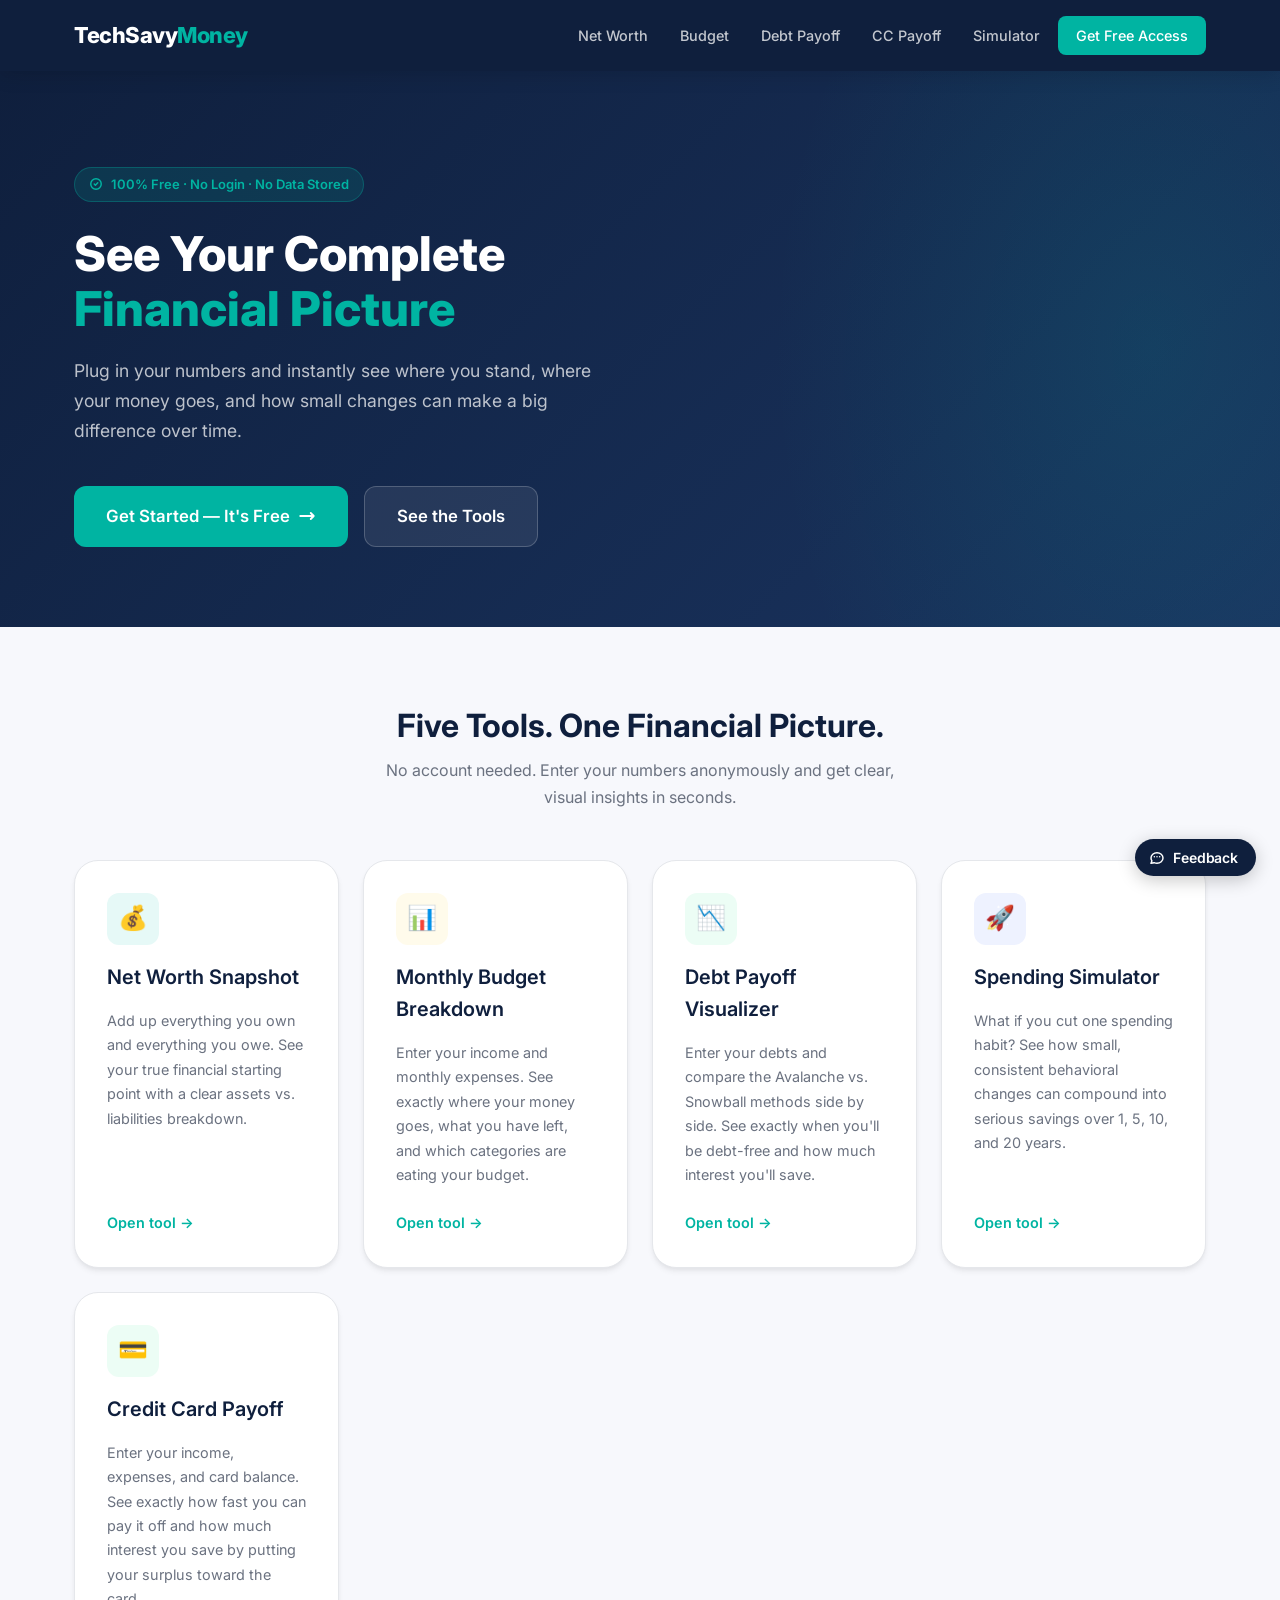
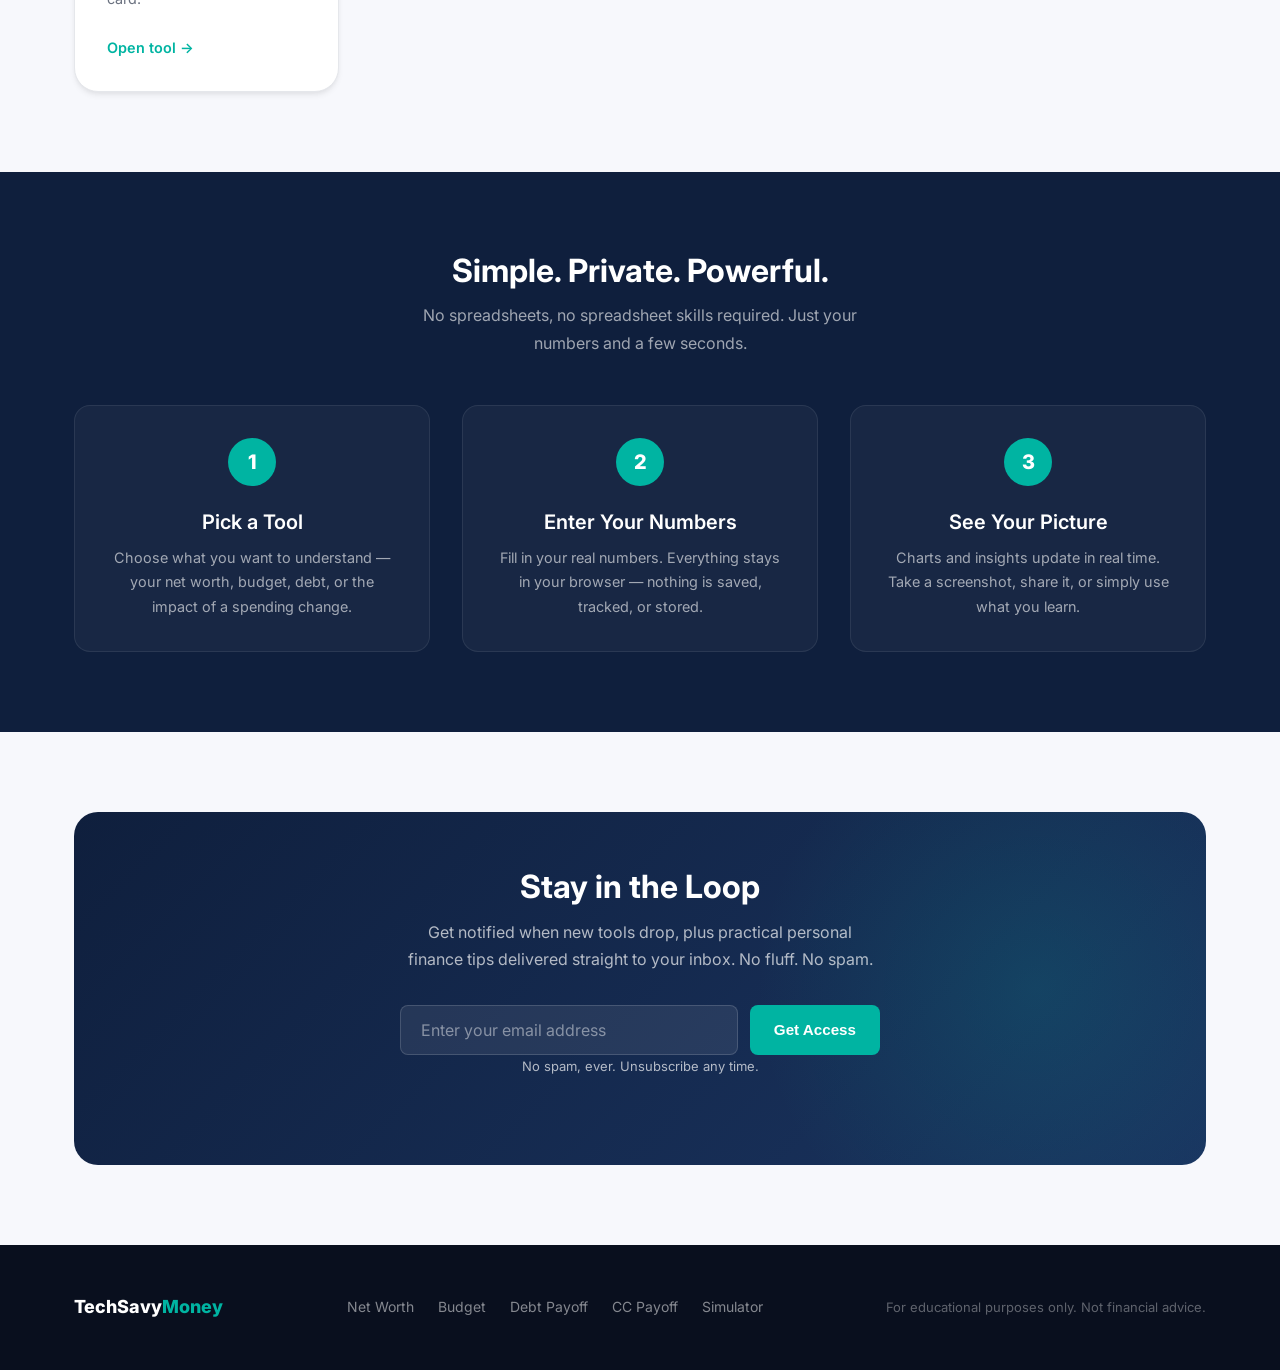
<file: index.html>
<!DOCTYPE html>
<html lang="en">
<head>
  <meta charset="UTF-8" />
  <meta name="viewport" content="width=device-width, initial-scale=1.0" />
  <title>TechSavyMoney — Your Complete Financial Picture</title>
  <meta name="description" content="Free personal finance tools to visualize your net worth, budget, debt payoff plan, and the impact of small spending changes." />
  <link rel="stylesheet" href="css/styles.css" />
</head>
<body>

  <!-- ── Navbar ── -->
  <nav class="navbar">
    <div class="container">
      <a href="index.html" class="nav-logo">TechSavy<span>Money</span></a>
      <div class="nav-links">
        <a href="net-worth.html">Net Worth</a>
        <a href="budget.html">Budget</a>
        <a href="debt-payoff.html">Debt Payoff</a>
        <a href="credit-card.html">CC Payoff</a>
        <a href="spending-simulator.html">Simulator</a>
        <a href="#get-access" class="nav-cta">Get Free Access</a>
      </div>
      <button class="nav-toggle" onclick="toggleNav()" aria-label="Toggle menu">&#9776;</button>
    </div>
    <div class="nav-mobile" id="mobileNav">
      <a href="net-worth.html">Net Worth</a>
      <a href="budget.html">Budget Breakdown</a>
      <a href="debt-payoff.html">Debt Payoff</a>
      <a href="credit-card.html">CC Payoff</a>
      <a href="spending-simulator.html">Spending Simulator</a>
      <a href="#get-access" style="color: var(--teal); font-weight: 700;">Get Free Access →</a>
    </div>
  </nav>

  <!-- ── Hero ── -->
  <section class="hero">
    <div class="container">
      <div class="hero-content fade-up">
        <div class="hero-badge">
          <svg width="14" height="14" fill="none" viewBox="0 0 24 24" stroke="currentColor" stroke-width="2.5"><path stroke-linecap="round" stroke-linejoin="round" d="M9 12l2 2 4-4m6 2a9 9 0 11-18 0 9 9 0 0118 0z"/></svg>
          100% Free · No Login · No Data Stored
        </div>
        <h1>See Your Complete <span>Financial Picture</span></h1>
        <p>Plug in your numbers and instantly see where you stand, where your money goes, and how small changes can make a big difference over time.</p>
        <div class="hero-actions">
          <a href="net-worth.html" class="btn btn-primary btn-lg">
            Get Started — It's Free
            <svg width="18" height="18" fill="none" viewBox="0 0 24 24" stroke="currentColor" stroke-width="2.5"><path stroke-linecap="round" stroke-linejoin="round" d="M17 8l4 4m0 0l-4 4m4-4H3"/></svg>
          </a>
          <a href="#tools" class="btn btn-secondary btn-lg" style="background: rgba(255,255,255,0.08); color: #fff; border-color: rgba(255,255,255,0.2);">See the Tools</a>
        </div>
      </div>
    </div>
  </section>

  <!-- ── Tools ── -->
  <section class="tools-section" id="tools">
    <div class="container">
      <h2>Five Tools. One Financial Picture.</h2>
      <p class="subtitle">No account needed. Enter your numbers anonymously and get clear, visual insights in seconds.</p>

      <div class="tools-grid">

        <a href="net-worth.html" class="tool-card">
          <div class="tool-icon tool-icon-teal">💰</div>
          <h3>Net Worth Snapshot</h3>
          <p>Add up everything you own and everything you owe. See your true financial starting point with a clear assets vs. liabilities breakdown.</p>
          <span class="tool-card-link">Open tool →</span>
        </a>

        <a href="budget.html" class="tool-card">
          <div class="tool-icon tool-icon-amber">📊</div>
          <h3>Monthly Budget Breakdown</h3>
          <p>Enter your income and monthly expenses. See exactly where your money goes, what you have left, and which categories are eating your budget.</p>
          <span class="tool-card-link">Open tool →</span>
        </a>

        <a href="debt-payoff.html" class="tool-card">
          <div class="tool-icon tool-icon-green">📉</div>
          <h3>Debt Payoff Visualizer</h3>
          <p>Enter your debts and compare the Avalanche vs. Snowball methods side by side. See exactly when you'll be debt-free and how much interest you'll save.</p>
          <span class="tool-card-link">Open tool →</span>
        </a>

        <a href="spending-simulator.html" class="tool-card">
          <div class="tool-icon tool-icon-navy">🚀</div>
          <h3>Spending Simulator</h3>
          <p>What if you cut one spending habit? See how small, consistent behavioral changes can compound into serious savings over 1, 5, 10, and 20 years.</p>
          <span class="tool-card-link">Open tool →</span>
        </a>

        <a href="credit-card.html" class="tool-card">
          <div class="tool-icon tool-icon-green">💳</div>
          <h3>Credit Card Payoff</h3>
          <p>Enter your income, expenses, and card balance. See exactly how fast you can pay it off and how much interest you save by putting your surplus toward the card.</p>
          <span class="tool-card-link">Open tool →</span>
        </a>

      </div>
    </div>
  </section>

  <!-- ── How It Works ── -->
  <section class="how-section">
    <div class="container">
      <h2>Simple. Private. Powerful.</h2>
      <p class="subtitle">No spreadsheets, no spreadsheet skills required. Just your numbers and a few seconds.</p>
      <div class="steps-grid">
        <div class="step">
          <div class="step-number">1</div>
          <h3>Pick a Tool</h3>
          <p>Choose what you want to understand — your net worth, budget, debt, or the impact of a spending change.</p>
        </div>
        <div class="step">
          <div class="step-number">2</div>
          <h3>Enter Your Numbers</h3>
          <p>Fill in your real numbers. Everything stays in your browser — nothing is saved, tracked, or stored.</p>
        </div>
        <div class="step">
          <div class="step-number">3</div>
          <h3>See Your Picture</h3>
          <p>Charts and insights update in real time. Take a screenshot, share it, or simply use what you learn.</p>
        </div>
      </div>
    </div>
  </section>

  <!-- ── Email Capture ── -->
  <section class="email-section section" id="get-access">
    <div class="container">
      <div class="email-box">
        <h2>Stay in the Loop</h2>
        <p>Get notified when new tools drop, plus practical personal finance tips delivered straight to your inbox. No fluff. No spam.</p>
        <form class="email-form" onsubmit="handleEmailSubmit(event)">
          <input type="email" id="emailInput" placeholder="Enter your email address" required />
          <button type="submit" class="btn btn-primary">Get Access</button>
        </form>
        <p class="email-disclaimer">No spam, ever. Unsubscribe any time.</p>
        <p id="emailSuccess" class="hidden" style="color: var(--teal); font-weight: 600; margin-top: 1rem; position: relative;">
          ✓ You're on the list! Check your inbox.
        </p>
      </div>
    </div>
  </section>

  <!-- ── Footer ── -->
  <footer class="footer">
    <div class="container">
      <div class="footer-inner">
        <div class="footer-logo">TechSavy<span>Money</span></div>
        <div class="footer-links">
          <a href="net-worth.html">Net Worth</a>
          <a href="budget.html">Budget</a>
          <a href="debt-payoff.html">Debt Payoff</a>
          <a href="credit-card.html">CC Payoff</a>
          <a href="spending-simulator.html">Simulator</a>
        </div>
        <p class="footer-copy">For educational purposes only. Not financial advice.</p>
      </div>
    </div>
  </footer>

  <!-- Netlify Forms registration — required for feedback widget to submit correctly -->
  <form name="feedback" method="POST" data-netlify="true" netlify-honeypot="bot-field" style="position:absolute;left:-9999px;width:1px;height:1px;overflow:hidden;" aria-hidden="true">
    <input name="bot-field" />
    <input name="type" />
    <input name="message" />
    <input name="email" />
    <input name="page" />
  </form>

  <script src="js/feedback.js"></script>
  <script>
    function toggleNav() {
      document.getElementById('mobileNav').classList.toggle('open');
    }
    function handleEmailSubmit(e) {
      e.preventDefault();
      // TODO: Connect to your email provider (Mailchimp, ConvertKit, etc.)
      document.querySelector('.email-form').classList.add('hidden');
      document.getElementById('emailSuccess').classList.remove('hidden');
    }
  </script>
</body>
</html>
</file>
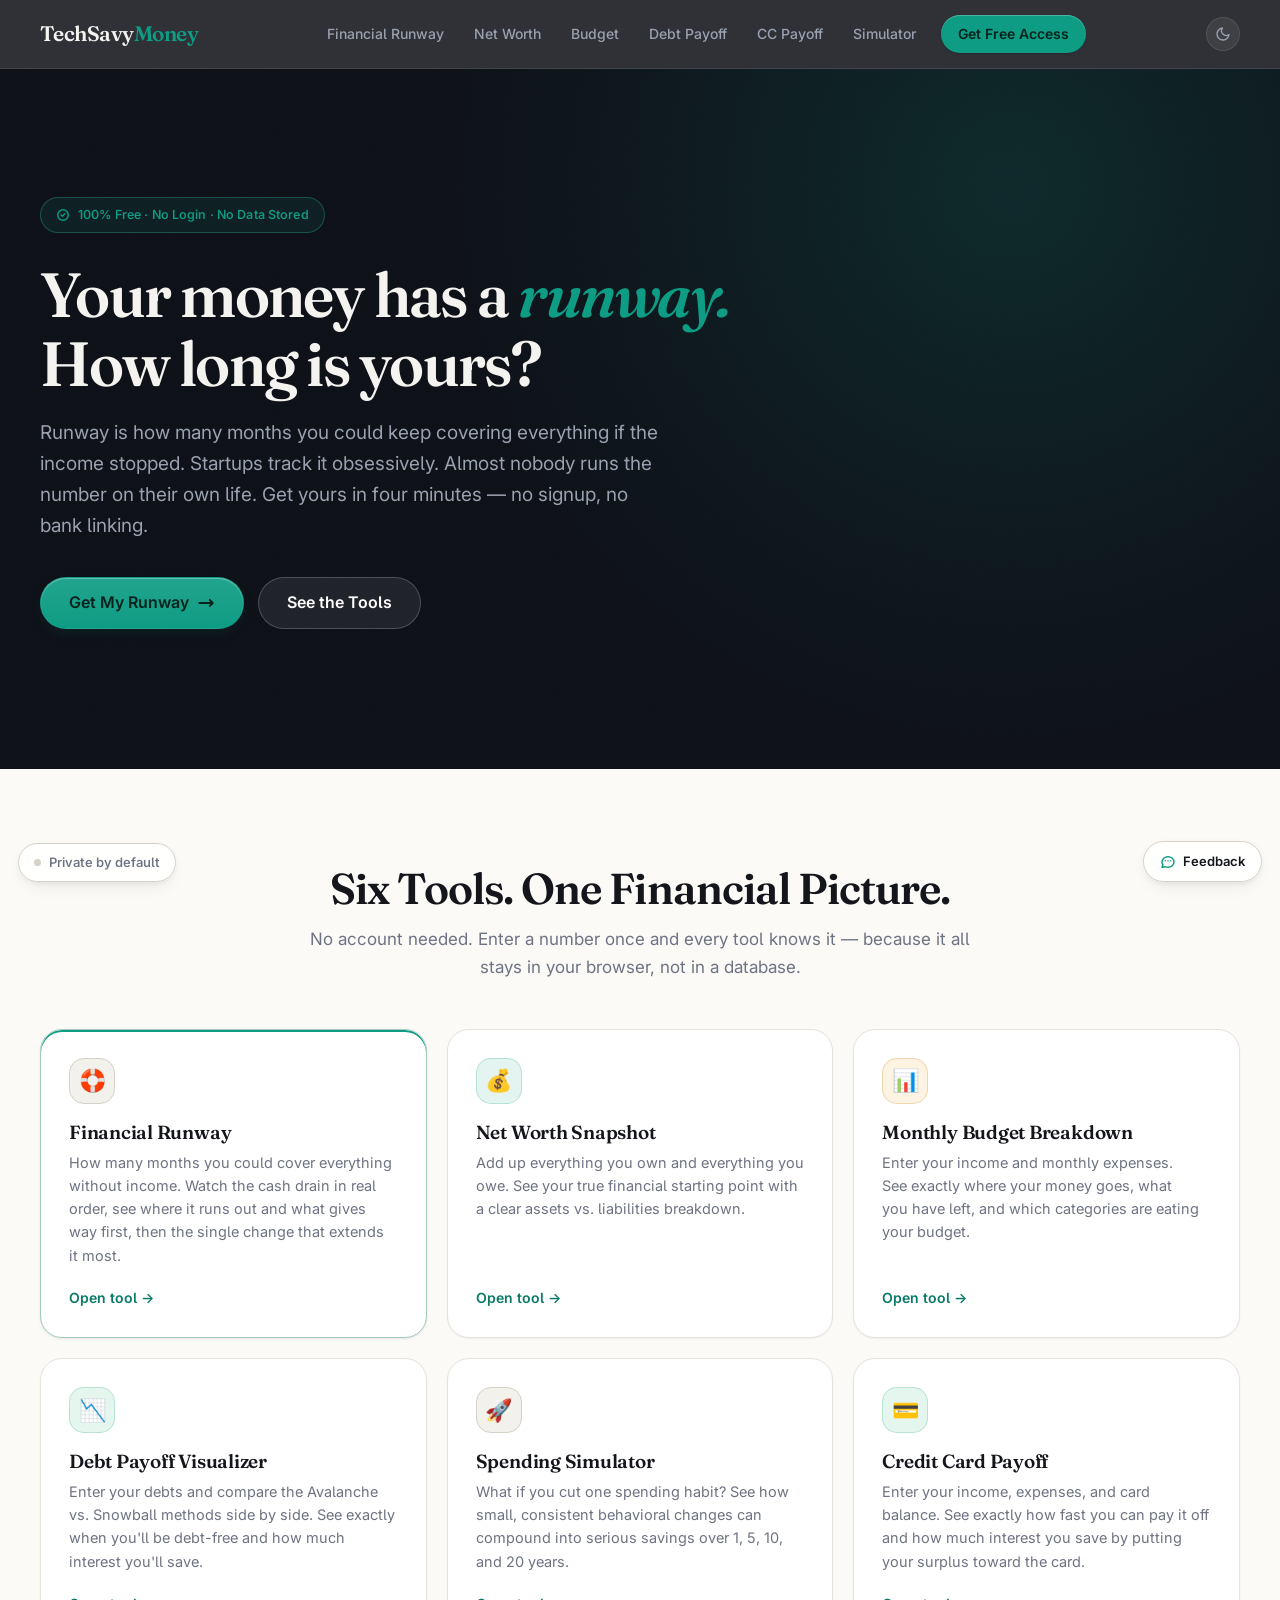
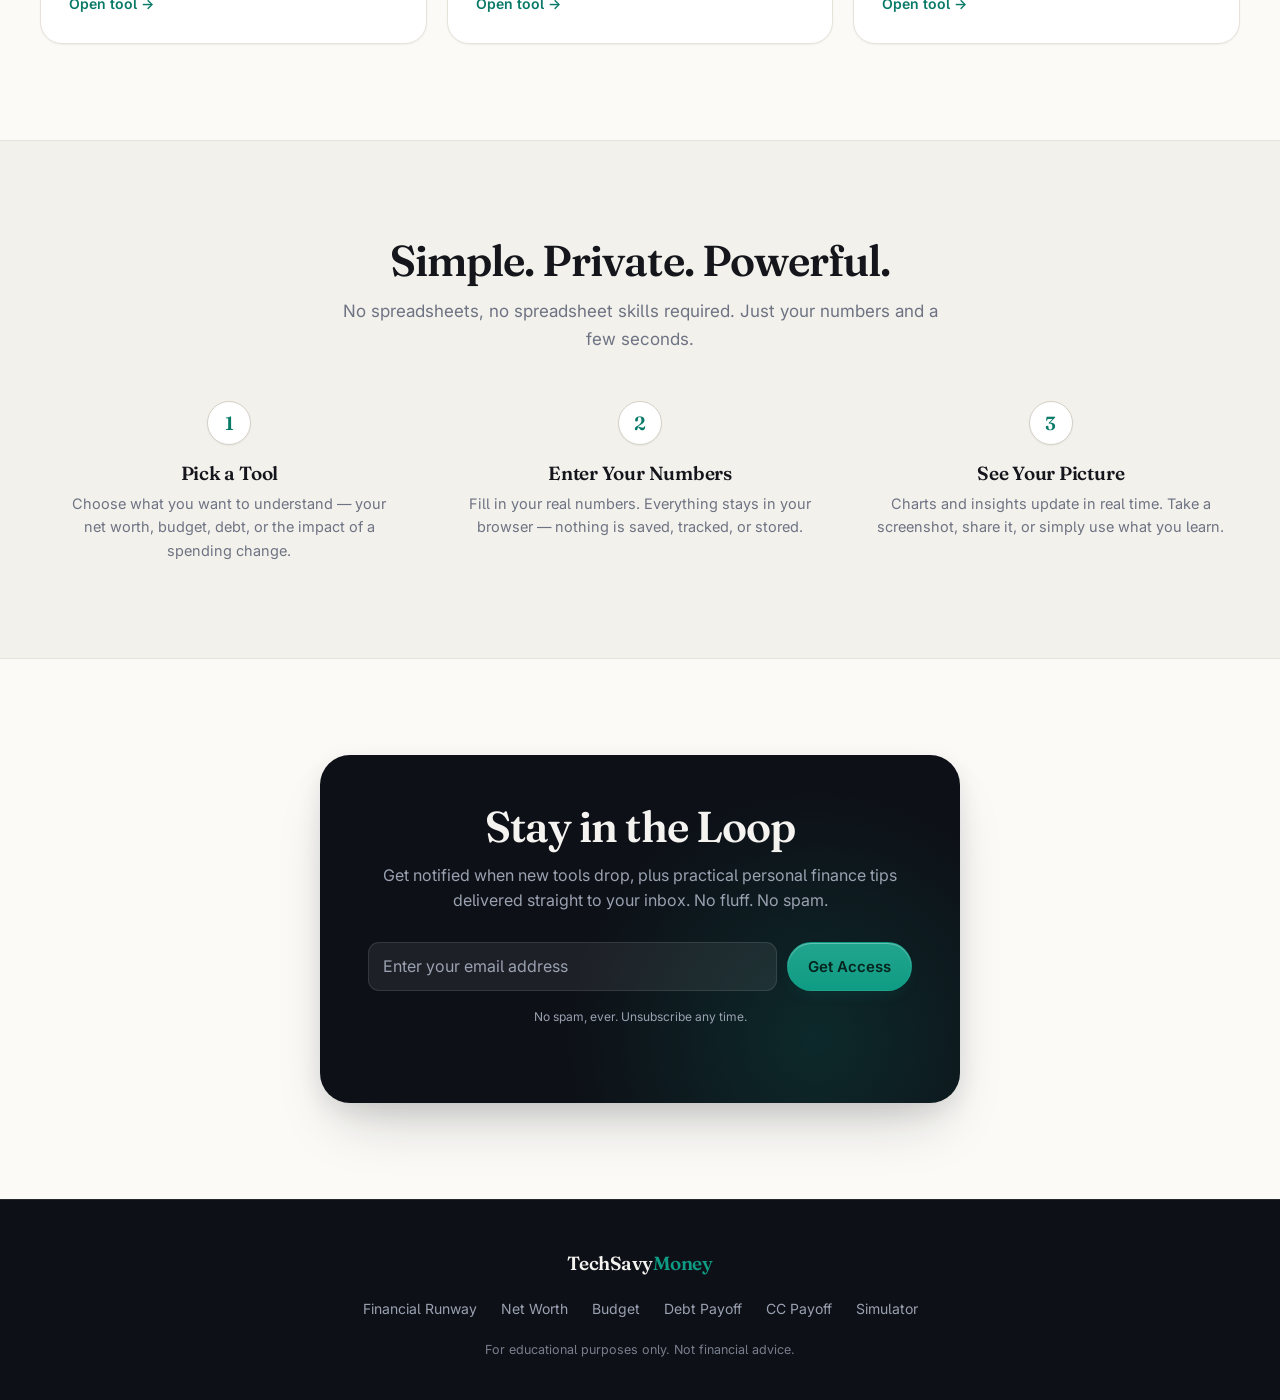
<file: dashboard/index.html>
<!DOCTYPE html>
<html lang="en">
<head>
  <meta charset="UTF-8" />
  <meta name="viewport" content="width=device-width, initial-scale=1.0" />
  <meta name="color-scheme" content="light dark" />
  <title>TechSavyMoney — Your Complete Financial Picture</title>
  <meta name="description" content="Free personal finance tools to visualize your net worth, budget, debt payoff plan, and the impact of small spending changes." />
  <script>
    /* Applied before first paint so the page never flashes the wrong theme. */
    try {
      var t = localStorage.getItem('tsm.theme');
      if (t === 'dark' || t === 'light') document.documentElement.dataset.theme = t;
    } catch (e) {}
  </script>
  <link rel="preconnect" href="https://fonts.googleapis.com" />
  <link rel="preconnect" href="https://fonts.gstatic.com" crossorigin />
  <link rel="stylesheet" href="https://fonts.googleapis.com/css2?family=Fraunces:ital,opsz,wght@0,9..144,400..700;1,9..144,400..700&family=Inter:wght@400..700&display=swap" />
  <link rel="stylesheet" href="css/styles.css" />
</head>
<body data-tool="home">

  <!-- ── Navbar ── -->
  <nav class="navbar">
    <div class="container">
      <a href="index.html" class="nav-logo">TechSavy<span>Money</span></a>
      <div class="nav-links">
        <a href="runway.html">Financial Runway</a>
        <a href="net-worth.html">Net Worth</a>
        <a href="budget.html">Budget</a>
        <a href="debt-payoff.html">Debt Payoff</a>
        <a href="credit-card.html">CC Payoff</a>
        <a href="spending-simulator.html">Simulator</a>
        <a href="#get-access" class="nav-cta">Get Free Access</a>
      </div>
        <button class="theme-toggle" type="button" aria-label="Switch theme">
          <svg class="icon-moon" viewBox="0 0 24 24" fill="none" stroke="currentColor" stroke-width="2" stroke-linecap="round" stroke-linejoin="round"><path d="M21 12.79A9 9 0 1111.21 3 7 7 0 0021 12.79z"/></svg>
          <svg class="icon-sun" viewBox="0 0 24 24" fill="none" stroke="currentColor" stroke-width="2" stroke-linecap="round" stroke-linejoin="round"><circle cx="12" cy="12" r="4.2"/><path d="M12 2v2M12 20v2M4.9 4.9l1.4 1.4M17.7 17.7l1.4 1.4M2 12h2M20 12h2M4.9 19.1l1.4-1.4M17.7 6.3l1.4-1.4"/></svg>
        </button>
      <button class="nav-toggle" onclick="toggleNav()" aria-label="Toggle menu">&#9776;</button>
    </div>
    <div class="nav-mobile" id="mobileNav">
      <a href="runway.html">Financial Runway</a>
      <a href="net-worth.html">Net Worth</a>
      <a href="budget.html">Budget Breakdown</a>
      <a href="debt-payoff.html">Debt Payoff</a>
      <a href="credit-card.html">CC Payoff</a>
      <a href="spending-simulator.html">Spending Simulator</a>
      <a href="#get-access" style="color: var(--teal); font-weight: 700;">Get Free Access →</a>
    </div>
  </nav>

  <!-- ── Hero ── -->
  <section class="hero">
    <div class="container">
      <div class="hero-content fade-up">
        <div class="hero-badge">
          <svg width="14" height="14" fill="none" viewBox="0 0 24 24" stroke="currentColor" stroke-width="2.5"><path stroke-linecap="round" stroke-linejoin="round" d="M9 12l2 2 4-4m6 2a9 9 0 11-18 0 9 9 0 0118 0z"/></svg>
          100% Free · No Login · No Data Stored
        </div>
        <h1>Your money has a <span>runway.</span> How long is yours?</h1>
        <p>Runway is how many months you could keep covering everything if the income stopped. Startups track it obsessively. Almost nobody runs the number on their own life. Get yours in four minutes — no signup, no bank linking.</p>
        <div class="hero-actions">
          <a href="runway.html" class="btn btn-primary btn-lg">
            Get My Runway
            <svg width="18" height="18" fill="none" viewBox="0 0 24 24" stroke="currentColor" stroke-width="2.5"><path stroke-linecap="round" stroke-linejoin="round" d="M17 8l4 4m0 0l-4 4m4-4H3"/></svg>
          </a>
          <a href="#tools" class="btn btn-secondary btn-lg" style="background: rgba(255,255,255,0.08); color: #fff; border-color: rgba(255,255,255,0.2);">See the Tools</a>
        </div>
      </div>
    </div>
  </section>

  <!-- ── Tools ── -->
  <section class="tools-section" id="tools">
    <div class="container">
      <h2>Six Tools. One Financial Picture.</h2>
      <p class="subtitle">No account needed. Enter a number once and every tool knows it — because it all stays in your browser, not in a database.</p>

      <div class="tools-grid">

        <a href="runway.html" class="tool-card">
          <div class="tool-icon tool-icon-navy">🛟</div>
          <h3>Financial Runway</h3>
          <p>How many months you could cover everything without income. Watch the cash drain in real order, see where it runs out and what gives way first, then the single change that extends it most.</p>
          <span class="tool-card-link">Open tool →</span>
        </a>

        <a href="net-worth.html" class="tool-card">
          <div class="tool-icon tool-icon-teal">💰</div>
          <h3>Net Worth Snapshot</h3>
          <p>Add up everything you own and everything you owe. See your true financial starting point with a clear assets vs. liabilities breakdown.</p>
          <span class="tool-card-link">Open tool →</span>
        </a>

        <a href="budget.html" class="tool-card">
          <div class="tool-icon tool-icon-amber">📊</div>
          <h3>Monthly Budget Breakdown</h3>
          <p>Enter your income and monthly expenses. See exactly where your money goes, what you have left, and which categories are eating your budget.</p>
          <span class="tool-card-link">Open tool →</span>
        </a>

        <a href="debt-payoff.html" class="tool-card">
          <div class="tool-icon tool-icon-green">📉</div>
          <h3>Debt Payoff Visualizer</h3>
          <p>Enter your debts and compare the Avalanche vs. Snowball methods side by side. See exactly when you'll be debt-free and how much interest you'll save.</p>
          <span class="tool-card-link">Open tool →</span>
        </a>

        <a href="spending-simulator.html" class="tool-card">
          <div class="tool-icon tool-icon-navy">🚀</div>
          <h3>Spending Simulator</h3>
          <p>What if you cut one spending habit? See how small, consistent behavioral changes can compound into serious savings over 1, 5, 10, and 20 years.</p>
          <span class="tool-card-link">Open tool →</span>
        </a>

        <a href="credit-card.html" class="tool-card">
          <div class="tool-icon tool-icon-green">💳</div>
          <h3>Credit Card Payoff</h3>
          <p>Enter your income, expenses, and card balance. See exactly how fast you can pay it off and how much interest you save by putting your surplus toward the card.</p>
          <span class="tool-card-link">Open tool →</span>
        </a>

      </div>
    </div>
  </section>

  <!-- ── How It Works ── -->
  <section class="how-section">
    <div class="container">
      <h2>Simple. Private. Powerful.</h2>
      <p class="subtitle">No spreadsheets, no spreadsheet skills required. Just your numbers and a few seconds.</p>
      <div class="steps-grid">
        <div class="step">
          <div class="step-number">1</div>
          <h3>Pick a Tool</h3>
          <p>Choose what you want to understand — your net worth, budget, debt, or the impact of a spending change.</p>
        </div>
        <div class="step">
          <div class="step-number">2</div>
          <h3>Enter Your Numbers</h3>
          <p>Fill in your real numbers. Everything stays in your browser — nothing is saved, tracked, or stored.</p>
        </div>
        <div class="step">
          <div class="step-number">3</div>
          <h3>See Your Picture</h3>
          <p>Charts and insights update in real time. Take a screenshot, share it, or simply use what you learn.</p>
        </div>
      </div>
    </div>
  </section>

  <!-- ── Email Capture ── -->
  <section class="email-section section" id="get-access">
    <div class="container">
      <div class="email-box">
        <h2>Stay in the Loop</h2>
        <p>Get notified when new tools drop, plus practical personal finance tips delivered straight to your inbox. No fluff. No spam.</p>
        <form class="email-form" onsubmit="handleEmailSubmit(event)">
          <input type="email" id="emailInput" placeholder="Enter your email address" required />
          <button type="submit" class="btn btn-primary">Get Access</button>
        </form>
        <p class="email-disclaimer">No spam, ever. Unsubscribe any time.</p>
        <p id="emailSuccess" class="hidden" style="color: var(--teal); font-weight: 600; margin-top: 1rem; position: relative;">
          ✓ You're on the list! Check your inbox.
        </p>
      </div>
    </div>
  </section>

  <!-- ── Footer ── -->
  <footer class="footer">
    <div class="container">
      <div class="footer-inner">
        <div class="footer-logo">TechSavy<span>Money</span></div>
        <div class="footer-links">
          <a href="runway.html">Financial Runway</a>
          <a href="net-worth.html">Net Worth</a>
          <a href="budget.html">Budget</a>
          <a href="debt-payoff.html">Debt Payoff</a>
          <a href="credit-card.html">CC Payoff</a>
          <a href="spending-simulator.html">Simulator</a>
        </div>
        <p class="footer-copy">For educational purposes only. Not financial advice.</p>
      </div>
    </div>
  </footer>

  <!-- Netlify Forms registration — required for feedback widget to submit correctly -->
  <form name="feedback" method="POST" data-netlify="true" netlify-honeypot="bot-field" style="position:absolute;left:-9999px;width:1px;height:1px;overflow:hidden;" aria-hidden="true">
    <input name="bot-field" />
    <input name="type" />
    <input name="message" />
    <input name="email" />
    <input name="page" />
  </form>

  <script src="js/analytics.js"></script>
  <script src="js/theme.js"></script>
  <script src="js/store.js"></script>
  <script src="js/chart-theme.js"></script>

  <script src="js/feedback.js"></script>

  <script src="js/tsm-ui.js"></script>
  <script>
    function toggleNav() {
      document.getElementById('mobileNav').classList.toggle('open');
    }
    function handleEmailSubmit(e) {
      e.preventDefault();
      // TODO: Connect to your email provider (Mailchimp, ConvertKit, etc.)
      document.querySelector('.email-form').classList.add('hidden');
      document.getElementById('emailSuccess').classList.remove('hidden');
    }
  </script>
</body>
</html>
</file>
<file: css/styles.css>
@import url('https://fonts.googleapis.com/css2?family=Inter:wght@400;500;600;700;800&display=swap');

/* ─── Variables ─────────────────────────────────────────────── */
:root {
  --bg:           #F7F8FC;
  --surface:      #FFFFFF;
  --surface-2:    #F0F2F8;
  --navy:         #0F1F3D;
  --navy-light:   #1A3460;
  --teal:         #00B4A2;
  --teal-dark:    #009688;
  --teal-light:   #E6F9F7;
  --text:         #111827;
  --text-muted:   #6B7280;
  --border:       #E5E7EB;
  --green:        #10B981;
  --green-light:  #ECFDF5;
  --red:          #EF4444;
  --red-light:    #FEF2F2;
  --amber:        #F59E0B;
  --amber-light:  #FFFBEB;
  --shadow-sm:    0 1px 3px rgba(0,0,0,0.06);
  --shadow:       0 4px 6px -1px rgba(0,0,0,0.07), 0 2px 4px -1px rgba(0,0,0,0.04);
  --shadow-md:    0 10px 15px -3px rgba(0,0,0,0.08), 0 4px 6px -2px rgba(0,0,0,0.03);
  --shadow-lg:    0 20px 25px -5px rgba(0,0,0,0.08), 0 10px 10px -5px rgba(0,0,0,0.03);
  --radius-sm:    8px;
  --radius:       12px;
  --radius-lg:    16px;
  --radius-xl:    24px;
}

/* ─── Reset ─────────────────────────────────────────────────── */
*, *::before, *::after { box-sizing: border-box; margin: 0; padding: 0; }
html { scroll-behavior: smooth; }
body {
  font-family: 'Inter', -apple-system, BlinkMacSystemFont, sans-serif;
  background: var(--bg);
  color: var(--text);
  line-height: 1.6;
  -webkit-font-smoothing: antialiased;
}
a { text-decoration: none; color: inherit; }
img { max-width: 100%; display: block; }

/* ─── Typography ─────────────────────────────────────────────── */
h1 { font-size: clamp(2rem, 4vw, 3rem); font-weight: 800; line-height: 1.15; }
h2 { font-size: clamp(1.5rem, 3vw, 2rem); font-weight: 700; line-height: 1.2; }
h3 { font-size: 1.25rem; font-weight: 600; }
h4 { font-size: 1rem; font-weight: 600; }
p  { color: var(--text-muted); line-height: 1.7; }

/* ─── Layout ─────────────────────────────────────────────────── */
.container {
  max-width: 1180px;
  margin: 0 auto;
  padding: 0 1.5rem;
}
.section { padding: 5rem 0; }
.section-sm { padding: 3rem 0; }

/* ─── Navbar ─────────────────────────────────────────────────── */
.navbar {
  background: var(--navy);
  padding: 1rem 0;
  position: sticky;
  top: 0;
  z-index: 1000;
  box-shadow: 0 2px 20px rgba(0,0,0,0.15);
}
.navbar .container {
  display: flex;
  align-items: center;
  justify-content: space-between;
  gap: 1rem;
}
.nav-logo {
  font-size: 1.375rem;
  font-weight: 800;
  color: #fff;
  letter-spacing: -0.5px;
  white-space: nowrap;
}
.nav-logo span { color: var(--teal); }
.nav-links {
  display: flex;
  align-items: center;
  gap: 0.25rem;
}
.nav-links a {
  color: rgba(255,255,255,0.75);
  font-size: 0.9rem;
  font-weight: 500;
  padding: 0.5rem 0.875rem;
  border-radius: var(--radius-sm);
  transition: all 0.15s ease;
}
.nav-links a:hover,
.nav-links a.active {
  color: #fff;
  background: rgba(255,255,255,0.1);
}
.nav-links a.active { color: var(--teal); }
.nav-cta {
  background: var(--teal) !important;
  color: #fff !important;
  padding: 0.5rem 1.125rem !important;
  border-radius: var(--radius-sm) !important;
}
.nav-cta:hover { background: var(--teal-dark) !important; }

.nav-toggle {
  display: none;
  background: none;
  border: none;
  color: #fff;
  font-size: 1.5rem;
  cursor: pointer;
  padding: 0.25rem;
  line-height: 1;
}
.nav-mobile {
  display: none;
  flex-direction: column;
  padding: 1rem 1.5rem 1.5rem;
  gap: 0.25rem;
  border-top: 1px solid rgba(255,255,255,0.08);
  margin-top: 0.5rem;
}
.nav-mobile a {
  color: rgba(255,255,255,0.8);
  font-size: 1rem;
  font-weight: 500;
  padding: 0.75rem 0;
  border-bottom: 1px solid rgba(255,255,255,0.06);
}
.nav-mobile.open { display: flex; }

/* ─── Buttons ────────────────────────────────────────────────── */
.btn {
  display: inline-flex;
  align-items: center;
  gap: 0.5rem;
  padding: 0.75rem 1.5rem;
  border-radius: var(--radius-sm);
  font-size: 0.95rem;
  font-weight: 600;
  cursor: pointer;
  border: none;
  transition: all 0.15s ease;
  white-space: nowrap;
}
.btn-primary {
  background: var(--teal);
  color: #fff;
}
.btn-primary:hover { background: var(--teal-dark); transform: translateY(-1px); box-shadow: 0 4px 12px rgba(0,180,162,0.35); }
.btn-secondary {
  background: var(--surface);
  color: var(--navy);
  border: 1.5px solid var(--border);
}
.btn-secondary:hover { border-color: var(--teal); color: var(--teal); background: var(--teal-light); }
.btn-navy {
  background: var(--navy);
  color: #fff;
}
.btn-navy:hover { background: var(--navy-light); transform: translateY(-1px); }
.btn-lg { padding: 1rem 2rem; font-size: 1.05rem; border-radius: var(--radius); }
.btn-sm { padding: 0.5rem 1rem; font-size: 0.85rem; }
.btn-block { width: 100%; justify-content: center; }
.btn-danger {
  background: var(--red-light);
  color: var(--red);
  border: 1.5px solid #fca5a5;
}
.btn-danger:hover { background: #fee2e2; }

/* ─── Cards ──────────────────────────────────────────────────── */
.card {
  background: var(--surface);
  border-radius: var(--radius-lg);
  box-shadow: var(--shadow);
  border: 1px solid rgba(0,0,0,0.04);
}
.card-body { padding: 1.75rem; }
.card-header {
  padding: 1.25rem 1.75rem;
  border-bottom: 1px solid var(--border);
  display: flex;
  align-items: center;
  justify-content: space-between;
  gap: 1rem;
}
.card-header h3 { margin: 0; }

/* ─── Form Controls ──────────────────────────────────────────── */
.form-group {
  margin-bottom: 1.125rem;
}
.form-group label {
  display: block;
  font-size: 0.8125rem;
  font-weight: 600;
  color: var(--text-muted);
  text-transform: uppercase;
  letter-spacing: 0.04em;
  margin-bottom: 0.375rem;
}
.form-group input,
.form-group select {
  width: 100%;
  padding: 0.6875rem 1rem;
  border: 1.5px solid var(--border);
  border-radius: var(--radius-sm);
  font-size: 1rem;
  font-family: 'Inter', sans-serif;
  color: var(--text);
  background: var(--surface);
  transition: all 0.15s ease;
}
.form-group input:focus,
.form-group select:focus {
  outline: none;
  border-color: var(--teal);
  box-shadow: 0 0 0 3px rgba(0,180,162,0.12);
}
.form-group input::placeholder { color: #9CA3AF; }

.input-prefix {
  position: relative;
}
.input-prefix span {
  position: absolute;
  left: 0.875rem;
  top: 50%;
  transform: translateY(-50%);
  color: var(--text-muted);
  font-weight: 500;
  font-size: 1rem;
  pointer-events: none;
}
.input-prefix input {
  padding-left: 1.75rem;
}

.input-suffix {
  position: relative;
}
.input-suffix span {
  position: absolute;
  right: 0.875rem;
  top: 50%;
  transform: translateY(-50%);
  color: var(--text-muted);
  font-weight: 500;
  font-size: 0.875rem;
  pointer-events: none;
}
.input-suffix input {
  padding-right: 2.5rem;
}

.range-wrapper {
  display: flex;
  align-items: center;
  gap: 1rem;
}
.range-wrapper input[type="range"] {
  flex: 1;
  padding: 0;
  border: none;
  box-shadow: none;
  accent-color: var(--teal);
  cursor: pointer;
}
.range-wrapper input[type="range"]:focus { box-shadow: none; }
.range-value {
  font-weight: 700;
  font-size: 1rem;
  color: var(--teal);
  min-width: 3.5rem;
  text-align: right;
}

/* ─── Section Dividers ───────────────────────────────────────── */
.section-label {
  font-size: 0.75rem;
  font-weight: 700;
  text-transform: uppercase;
  letter-spacing: 0.08em;
  color: var(--text-muted);
  margin-bottom: 1rem;
  display: flex;
  align-items: center;
  gap: 0.5rem;
}
.section-label::after {
  content: '';
  flex: 1;
  height: 1px;
  background: var(--border);
}

/* ─── Stat Cards ─────────────────────────────────────────────── */
.stat-card {
  background: var(--surface);
  border-radius: var(--radius);
  padding: 1.25rem 1.5rem;
  box-shadow: var(--shadow-sm);
  border: 1px solid var(--border);
}
.stat-label {
  font-size: 0.8125rem;
  font-weight: 600;
  color: var(--text-muted);
  text-transform: uppercase;
  letter-spacing: 0.04em;
  margin-bottom: 0.375rem;
}
.stat-value {
  font-size: 1.875rem;
  font-weight: 800;
  letter-spacing: -0.5px;
  line-height: 1;
  margin-bottom: 0.25rem;
}
.stat-meta {
  font-size: 0.8125rem;
  color: var(--text-muted);
}
.stat-positive { color: var(--green); }
.stat-negative { color: var(--red); }
.stat-neutral  { color: var(--navy); }

/* ─── Progress Bars ──────────────────────────────────────────── */
.progress-bar {
  height: 8px;
  background: var(--surface-2);
  border-radius: 100px;
  overflow: hidden;
  margin-top: 0.5rem;
}
.progress-fill {
  height: 100%;
  border-radius: 100px;
  transition: width 0.6s cubic-bezier(0.4, 0, 0.2, 1);
}

/* ─── Badges ─────────────────────────────────────────────────── */
.badge {
  display: inline-flex;
  align-items: center;
  padding: 0.25rem 0.625rem;
  border-radius: 100px;
  font-size: 0.75rem;
  font-weight: 600;
}
.badge-green  { background: var(--green-light); color: #065F46; }
.badge-red    { background: var(--red-light);   color: #991B1B; }
.badge-amber  { background: var(--amber-light); color: #92400E; }
.badge-teal   { background: var(--teal-light);  color: #005A52; }
.badge-navy   { background: #EEF2FF;            color: var(--navy); }

/* ─── Tool Layout (split view) ───────────────────────────────── */
.tool-page { padding: 2.5rem 0 4rem; }
.tool-header { margin-bottom: 2.5rem; }
.tool-header h1 { color: var(--navy); margin-bottom: 0.5rem; }
.tool-header p { font-size: 1.05rem; }

.tool-layout {
  display: grid;
  grid-template-columns: 1fr 1fr;
  gap: 2rem;
  align-items: start;
}

.panel { display: flex; flex-direction: column; gap: 1.5rem; }

/* ─── Chart Container ────────────────────────────────────────── */
.chart-wrap {
  position: relative;
  width: 100%;
}
.chart-wrap canvas { width: 100% !important; }

/* ─── Debt Items ─────────────────────────────────────────────── */
.debt-item {
  background: var(--surface-2);
  border-radius: var(--radius);
  padding: 1.25rem;
  border: 1.5px solid var(--border);
  position: relative;
  transition: border-color 0.15s;
}
.debt-item:hover { border-color: var(--teal); }
.debt-item-header {
  display: flex;
  align-items: center;
  justify-content: space-between;
  margin-bottom: 1rem;
}
.debt-item-grid {
  display: grid;
  grid-template-columns: 1fr 1fr;
  gap: 0.75rem;
}
.debt-item .form-group { margin-bottom: 0; }

/* ─── Comparison Table ───────────────────────────────────────── */
.comparison {
  display: grid;
  grid-template-columns: 1fr 1fr;
  gap: 1rem;
}
.method-card {
  background: var(--surface);
  border-radius: var(--radius);
  padding: 1.25rem;
  border: 2px solid var(--border);
  transition: all 0.2s;
}
.method-card.winner { border-color: var(--teal); background: var(--teal-light); }
.method-card h4 { margin-bottom: 0.75rem; font-size: 0.9375rem; }
.method-stat { margin-bottom: 0.5rem; }
.method-stat .label { font-size: 0.75rem; color: var(--text-muted); font-weight: 500; }
.method-stat .value { font-size: 1.0625rem; font-weight: 700; color: var(--navy); }
.winner-badge {
  display: inline-block;
  background: var(--teal);
  color: #fff;
  font-size: 0.6875rem;
  font-weight: 700;
  padding: 0.1875rem 0.5rem;
  border-radius: 100px;
  text-transform: uppercase;
  letter-spacing: 0.04em;
  margin-bottom: 0.5rem;
}

/* ─── Category Rows ──────────────────────────────────────────── */
.category-row {
  display: flex;
  align-items: center;
  gap: 0.75rem;
  padding: 0.625rem 0;
  border-bottom: 1px solid var(--border);
}
.category-row:last-child { border-bottom: none; }
.category-dot {
  width: 10px;
  height: 10px;
  border-radius: 50%;
  flex-shrink: 0;
}
.category-name { flex: 1; font-size: 0.9rem; font-weight: 500; }
.category-amount { font-weight: 600; font-size: 0.9rem; color: var(--navy); }
.category-pct { font-size: 0.8rem; color: var(--text-muted); min-width: 3rem; text-align: right; }

/* ─── Simulator Inputs ───────────────────────────────────────── */
.sim-timeline {
  display: grid;
  grid-template-columns: repeat(4, 1fr);
  gap: 0.75rem;
  margin-top: 1rem;
}
.timeline-card {
  background: var(--surface);
  border-radius: var(--radius);
  padding: 1rem;
  border: 1.5px solid var(--border);
  text-align: center;
  transition: all 0.2s;
}
.timeline-card:hover { border-color: var(--teal); }
.timeline-year { font-size: 0.8125rem; font-weight: 600; color: var(--text-muted); margin-bottom: 0.375rem; }
.timeline-amount { font-size: 1.25rem; font-weight: 800; color: var(--navy); letter-spacing: -0.5px; }
.timeline-saved { font-size: 0.75rem; color: var(--text-muted); margin-top: 0.25rem; }

/* ─── Hero (index) ───────────────────────────────────────────── */
.hero {
  background: linear-gradient(135deg, var(--navy) 0%, var(--navy-light) 100%);
  padding: 6rem 0 5rem;
  position: relative;
  overflow: hidden;
}
.hero::before {
  content: '';
  position: absolute;
  top: -50%;
  right: -20%;
  width: 60%;
  height: 200%;
  background: radial-gradient(ellipse, rgba(0,180,162,0.12) 0%, transparent 70%);
  pointer-events: none;
}
.hero-content { max-width: 640px; position: relative; z-index: 1; }
.hero-badge {
  display: inline-flex;
  align-items: center;
  gap: 0.5rem;
  background: rgba(0,180,162,0.15);
  color: var(--teal);
  border: 1px solid rgba(0,180,162,0.3);
  padding: 0.375rem 0.875rem;
  border-radius: 100px;
  font-size: 0.8125rem;
  font-weight: 600;
  margin-bottom: 1.5rem;
}
.hero h1 { color: #fff; margin-bottom: 1.25rem; }
.hero h1 span { color: var(--teal); }
.hero p { color: rgba(255,255,255,0.72); font-size: 1.1rem; margin-bottom: 2.5rem; max-width: 520px; }
.hero-actions { display: flex; gap: 1rem; flex-wrap: wrap; }

/* ─── Tool Cards (index) ─────────────────────────────────────── */
.tools-section { padding: 5rem 0; }
.tools-section h2 { text-align: center; color: var(--navy); margin-bottom: 0.75rem; }
.tools-section .subtitle { text-align: center; max-width: 540px; margin: 0 auto 3rem; }

.tools-grid {
  display: grid;
  grid-template-columns: repeat(auto-fit, minmax(260px, 1fr));
  gap: 1.5rem;
}
.tool-card {
  background: var(--surface);
  border-radius: var(--radius-xl);
  padding: 2rem;
  border: 1.5px solid var(--border);
  box-shadow: var(--shadow);
  transition: all 0.25s ease;
  display: flex;
  flex-direction: column;
  gap: 1rem;
}
.tool-card:hover {
  transform: translateY(-4px);
  box-shadow: var(--shadow-lg);
  border-color: var(--teal);
}
.tool-icon {
  width: 52px;
  height: 52px;
  border-radius: var(--radius);
  display: flex;
  align-items: center;
  justify-content: center;
  font-size: 1.5rem;
}
.tool-icon-teal   { background: var(--teal-light); }
.tool-icon-navy   { background: #EEF2FF; }
.tool-icon-green  { background: var(--green-light); }
.tool-icon-amber  { background: var(--amber-light); }
.tool-card h3 { color: var(--navy); }
.tool-card p { font-size: 0.9rem; flex: 1; }
.tool-card-link {
  display: inline-flex;
  align-items: center;
  gap: 0.375rem;
  color: var(--teal);
  font-weight: 600;
  font-size: 0.9rem;
  margin-top: 0.5rem;
  transition: gap 0.15s;
}
.tool-card:hover .tool-card-link { gap: 0.625rem; }

/* ─── How It Works ───────────────────────────────────────────── */
.how-section {
  background: var(--navy);
  padding: 5rem 0;
}
.how-section h2 { color: #fff; text-align: center; margin-bottom: 0.75rem; }
.how-section .subtitle { color: rgba(255,255,255,0.6); text-align: center; max-width: 500px; margin: 0 auto 3rem; }
.steps-grid {
  display: grid;
  grid-template-columns: repeat(3, 1fr);
  gap: 2rem;
}
.step {
  text-align: center;
  padding: 2rem;
  background: rgba(255,255,255,0.04);
  border-radius: var(--radius-lg);
  border: 1px solid rgba(255,255,255,0.08);
}
.step-number {
  width: 48px;
  height: 48px;
  border-radius: 50%;
  background: var(--teal);
  color: #fff;
  font-size: 1.25rem;
  font-weight: 800;
  display: flex;
  align-items: center;
  justify-content: center;
  margin: 0 auto 1.25rem;
}
.step h3 { color: #fff; margin-bottom: 0.5rem; }
.step p { color: rgba(255,255,255,0.6); font-size: 0.9rem; }

/* ─── Email Capture ──────────────────────────────────────────── */
.email-section {
  padding: 5rem 0;
}
.email-box {
  background: linear-gradient(135deg, var(--navy), var(--navy-light));
  border-radius: var(--radius-xl);
  padding: 3.5rem;
  text-align: center;
  position: relative;
  overflow: hidden;
}
.email-box::before {
  content: '';
  position: absolute;
  top: -30%;
  right: -10%;
  width: 50%;
  height: 160%;
  background: radial-gradient(ellipse, rgba(0,180,162,0.15) 0%, transparent 70%);
  pointer-events: none;
}
.email-box h2 { color: #fff; margin-bottom: 0.75rem; position: relative; }
.email-box p { color: rgba(255,255,255,0.68); max-width: 480px; margin: 0 auto 2rem; position: relative; }
.email-form {
  display: flex;
  gap: 0.75rem;
  max-width: 480px;
  margin: 0 auto;
  position: relative;
}
.email-form input {
  flex: 1;
  padding: 0.875rem 1.25rem;
  border-radius: var(--radius-sm);
  border: 1.5px solid rgba(255,255,255,0.15);
  background: rgba(255,255,255,0.08);
  color: #fff;
  font-size: 1rem;
  font-family: 'Inter', sans-serif;
}
.email-form input::placeholder { color: rgba(255,255,255,0.45); }
.email-form input:focus { outline: none; border-color: var(--teal); background: rgba(255,255,255,0.12); }
.email-disclaimer {
  margin-top: 1rem;
  font-size: 0.8125rem;
  color: rgba(255,255,255,0.45);
  position: relative;
}

/* ─── Footer ─────────────────────────────────────────────────── */
.footer {
  background: #090F1E;
  padding: 3rem 0;
}
.footer-inner {
  display: flex;
  align-items: center;
  justify-content: space-between;
  flex-wrap: wrap;
  gap: 1rem;
}
.footer-logo { font-size: 1.125rem; font-weight: 800; color: #fff; }
.footer-logo span { color: var(--teal); }
.footer-links { display: flex; gap: 1.5rem; flex-wrap: wrap; }
.footer-links a { color: rgba(255,255,255,0.5); font-size: 0.875rem; transition: color 0.15s; }
.footer-links a:hover { color: #fff; }
.footer-copy { color: rgba(255,255,255,0.35); font-size: 0.8125rem; }

/* ─── Disclaimer ─────────────────────────────────────────────── */
.disclaimer {
  background: var(--amber-light);
  border: 1px solid #FDE68A;
  border-radius: var(--radius-sm);
  padding: 0.875rem 1.125rem;
  font-size: 0.8125rem;
  color: #78350F;
  line-height: 1.55;
}

/* ─── Utility ────────────────────────────────────────────────── */
.text-center { text-align: center; }
.text-right  { text-align: right; }
.mt-1 { margin-top: 0.5rem; }
.mt-2 { margin-top: 1rem; }
.mt-3 { margin-top: 1.5rem; }
.mb-1 { margin-bottom: 0.5rem; }
.mb-2 { margin-bottom: 1rem; }
.mb-3 { margin-bottom: 1.5rem; }
.gap-1 { gap: 0.5rem; }
.hidden { display: none !important; }
.flex { display: flex; }
.flex-between { display: flex; align-items: center; justify-content: space-between; }
.grid-2 { display: grid; grid-template-columns: 1fr 1fr; gap: 1rem; }
.grid-3 { display: grid; grid-template-columns: repeat(3, 1fr); gap: 1rem; }

/* ─── Loading / Empty States ─────────────────────────────────── */
.empty-state {
  text-align: center;
  padding: 3rem 1.5rem;
  color: var(--text-muted);
}
.empty-state .icon { font-size: 3rem; margin-bottom: 1rem; opacity: 0.4; }
.empty-state p { font-size: 0.9375rem; }

/* ─── Responsive ─────────────────────────────────────────────── */
@media (max-width: 900px) {
  .tool-layout {
    grid-template-columns: 1fr;
  }
  .steps-grid { grid-template-columns: 1fr; gap: 1rem; }
  .email-form { flex-direction: column; }
  .sim-timeline { grid-template-columns: repeat(2, 1fr); }
  .comparison { grid-template-columns: 1fr; }
}

@media (max-width: 640px) {
  .hero { padding: 4rem 0 3.5rem; }
  .hero-actions { flex-direction: column; }
  .tools-grid { grid-template-columns: 1fr; }
  .nav-links { display: none; }
  .nav-toggle { display: block; }
  .email-box { padding: 2rem 1.5rem; }
  .footer-inner { flex-direction: column; align-items: flex-start; }
  .grid-2 { grid-template-columns: 1fr; }
  .sim-timeline { grid-template-columns: repeat(2, 1fr); }
  .debt-item-grid { grid-template-columns: 1fr; }
}

@media (max-width: 400px) {
  .sim-timeline { grid-template-columns: 1fr 1fr; }
}

/* ─── Feedback Widget ────────────────────────────────────────── */
.feedback-btn {
  position: fixed;
  bottom: 1.5rem;
  right: 1.5rem;
  z-index: 900;
  background: var(--navy);
  color: #fff;
  border: none;
  border-radius: 100px;
  padding: 0.625rem 1.125rem 0.625rem 0.875rem;
  font-size: 0.875rem;
  font-weight: 600;
  font-family: 'Inter', sans-serif;
  cursor: pointer;
  display: flex;
  align-items: center;
  gap: 0.5rem;
  box-shadow: 0 4px 18px rgba(0,0,0,0.22);
  transition: all 0.2s ease;
  letter-spacing: -0.01em;
}
.feedback-btn:hover {
  background: var(--navy-light);
  transform: translateY(-2px);
  box-shadow: 0 8px 24px rgba(0,0,0,0.26);
}

.feedback-overlay {
  position: fixed;
  inset: 0;
  background: rgba(0,0,0,0.45);
  z-index: 1100;
  display: flex;
  align-items: flex-end;
  justify-content: flex-end;
  padding: 1.5rem;
  backdrop-filter: blur(2px);
}
.feedback-overlay.hidden { display: none !important; }

.feedback-modal {
  background: var(--surface);
  border-radius: var(--radius-xl);
  width: 100%;
  max-width: 400px;
  box-shadow: 0 24px 48px rgba(0,0,0,0.18);
  overflow: hidden;
  animation: feedbackSlideUp 0.2s ease;
}

@keyframes feedbackSlideUp {
  from { opacity: 0; transform: translateY(14px); }
  to   { opacity: 1; transform: translateY(0); }
}

.feedback-modal-header {
  display: flex;
  align-items: center;
  justify-content: space-between;
  padding: 1.125rem 1.5rem;
  border-bottom: 1px solid var(--border);
}
.feedback-modal-header h3 { color: var(--navy); font-size: 1rem; }

.feedback-close-btn {
  background: none;
  border: none;
  font-size: 1.375rem;
  cursor: pointer;
  color: var(--text-muted);
  line-height: 1;
  padding: 0.125rem 0.375rem;
  border-radius: var(--radius-sm);
  transition: all 0.15s;
  font-family: 'Inter', sans-serif;
}
.feedback-close-btn:hover { background: var(--surface-2); color: var(--text); }

.feedback-modal-body { padding: 1.5rem; }

.feedback-type-toggle {
  display: flex;
  gap: 0.375rem;
  background: var(--surface-2);
  padding: 0.25rem;
  border-radius: var(--radius-sm);
  margin-bottom: 1.25rem;
}
.feedback-type-btn {
  flex: 1;
  padding: 0.5rem 0.625rem;
  border: none;
  border-radius: calc(var(--radius-sm) - 2px);
  font-size: 0.8125rem;
  font-weight: 600;
  font-family: 'Inter', sans-serif;
  cursor: pointer;
  background: transparent;
  color: var(--text-muted);
  transition: all 0.15s;
  white-space: nowrap;
}
.feedback-type-btn.active {
  background: var(--surface);
  color: var(--navy);
  box-shadow: var(--shadow-sm);
}

.feedback-modal-body .form-group { margin-bottom: 1rem; }

.feedback-modal-body textarea {
  width: 100%;
  padding: 0.6875rem 1rem;
  border: 1.5px solid var(--border);
  border-radius: var(--radius-sm);
  font-size: 0.9375rem;
  font-family: 'Inter', sans-serif;
  color: var(--text);
  resize: vertical;
  min-height: 96px;
  transition: all 0.15s ease;
  line-height: 1.55;
}
.feedback-modal-body textarea:focus {
  outline: none;
  border-color: var(--teal);
  box-shadow: 0 0 0 3px rgba(0,180,162,0.12);
}
.feedback-modal-body textarea.error { border-color: var(--red); }

.feedback-privacy-note {
  text-align: center;
  font-size: 0.75rem;
  color: var(--text-muted);
  margin-top: 0.875rem;
  margin-bottom: 0;
}

.feedback-success-inner {
  text-align: center;
  padding: 2.5rem 1.5rem;
}
.feedback-success-emoji { font-size: 2.5rem; margin-bottom: 1rem; }
.feedback-success-inner h3 { color: var(--navy); margin-bottom: 0.5rem; }

@media (max-width: 480px) {
  .feedback-overlay {
    padding: 0;
    align-items: flex-end;
    justify-content: stretch;
  }
  .feedback-modal {
    max-width: 100%;
    border-radius: var(--radius-xl) var(--radius-xl) 0 0;
  }
  .feedback-btn {
    bottom: 1rem;
    right: 1rem;
  }
}

/* ─── Animations ─────────────────────────────────────────────── */
@keyframes fadeUp {
  from { opacity: 0; transform: translateY(16px); }
  to   { opacity: 1; transform: translateY(0); }
}
.fade-up { animation: fadeUp 0.5s ease forwards; }

/* ─── Scrollbar ──────────────────────────────────────────────── */
::-webkit-scrollbar { width: 6px; }
::-webkit-scrollbar-track { background: transparent; }
::-webkit-scrollbar-thumb { background: var(--border); border-radius: 100px; }
::-webkit-scrollbar-thumb:hover { background: #CBD5E1; }
</file>
<file: dashboard/css/styles.css>
/* ═══════════════════════════════════════════════════════════════════
   TechSavyMoney — design system
   Fraunces for voice, Inter for information. Warm paper rather than the
   cold blue-grey every finance site defaults to, one accent used
   sparingly, and figures that always line up in tabular numerals.
   ═══════════════════════════════════════════════════════════════════ */

/* ── Tokens ─────────────────────────────────────────────────────── */
:root {
  color-scheme: light dark;

  --font-display: 'Fraunces', 'Iowan Old Style', Georgia, serif;
  --font-sans: 'Inter', system-ui, -apple-system, 'Segoe UI', sans-serif;

  /* Warm neutrals — the thing that stops it reading as a template */
  --paper:        #FBFAF7;
  --surface:      #FFFFFF;
  --surface-2:    #F3F1EC;
  --surface-3:    #EAE7E0;
  --ink:          #14161C;
  --ink-soft:     #383D49;
  --muted:        #6E7383;
  --line:         #E7E3DB;
  --line-strong:  #D6D1C7;

  --accent:        #0E9C84;
  --accent-strong: #0A7A68;
  --accent-wash:   #E4F4F0;
  --accent-glow:   rgba(14, 156, 132, 0.18);

  --pos:       #0E9E6E;
  --pos-wash:  #E5F6EF;
  --neg:       #D14436;
  --neg-wash:  #FCECEA;
  --warn:      #BE7503;
  --warn-wash: #FDF3E2;

  /* Deep shell used by the navbar, hero and footer */
  --shell:      #0D1017;
  --shell-2:    #161B25;
  --shell-line: rgba(255, 255, 255, 0.10);
  --shell-ink:  #F4F3F0;
  --shell-mute: #9AA1B0;

  /* Shadows carry a little of the ink colour so they sit in the page */
  --shadow-xs: 0 1px 2px rgba(20, 22, 28, 0.05);
  --shadow-sm: 0 1px 3px rgba(20, 22, 28, 0.06), 0 1px 2px rgba(20, 22, 28, 0.04);
  --shadow:    0 2px 6px rgba(20, 22, 28, 0.06), 0 8px 20px -8px rgba(20, 22, 28, 0.10);
  --shadow-md: 0 4px 12px rgba(20, 22, 28, 0.07), 0 18px 36px -14px rgba(20, 22, 28, 0.16);
  --shadow-lg: 0 8px 24px rgba(20, 22, 28, 0.09), 0 32px 60px -20px rgba(20, 22, 28, 0.22);

  --radius-xs: 8px;
  --radius-sm: 11px;
  --radius:    15px;
  --radius-lg: 22px;
  --radius-xl: 30px;

  --ease: cubic-bezier(0.22, 0.61, 0.36, 1);
  --measure: 62ch;

  /* Legacy aliases — referenced from inline styles throughout the HTML
     and from chart code, so they stay, pointing at the new palette. */
  --bg:           var(--paper);
  --navy:         var(--ink);
  --navy-light:   var(--ink-soft);
  --teal:         var(--accent);
  --teal-dark:    var(--accent-strong);
  --teal-light:   var(--accent-wash);
  --text:         var(--ink);
  --text-muted:   var(--muted);
  --border:       var(--line);
  --green:        var(--pos);
  --green-light:  var(--pos-wash);
  --red:          var(--neg);
  --red-light:    var(--neg-wash);
  --amber:        var(--warn);
  --amber-light:  var(--warn-wash);
}

/* Dark tokens live in one place but apply two ways: the system setting
   (unless the reader has explicitly chosen light) and an explicit choice. */
@media (prefers-color-scheme: dark) {
  :root:not([data-theme="light"]) {
    --paper:       #0B0D12;
    --surface:     #13161D;
    --surface-2:   #1A1E27;
    --surface-3:   #242933;
    --ink:         #EDEFF3;
    --ink-soft:    #C7CCD6;
    --muted:       #8C93A2;
    --line:        #262B35;
    --line-strong: #333945;

    --accent:        #2FD3B0;
    --accent-strong: #63E6C9;
    --accent-wash:   #0F2A24;
    --accent-glow:   rgba(47, 211, 176, 0.22);

    --pos:       #35C98F;
    --pos-wash:  #0E2A20;
    --neg:       #F0705F;
    --neg-wash:  #2E1613;
    --warn:      #E0A33C;
    --warn-wash: #2C2113;

    --shell:      #090B0F;
    --shell-2:    #10141B;
    --shell-line: rgba(255, 255, 255, 0.08);
    --shell-ink:  #F0F2F5;
    --shell-mute: #949BAA;

    --shadow-xs: 0 1px 2px rgba(0, 0, 0, 0.5);
    --shadow-sm: 0 1px 3px rgba(0, 0, 0, 0.5);
    --shadow:    0 2px 8px rgba(0, 0, 0, 0.45), 0 10px 24px -10px rgba(0, 0, 0, 0.6);
    --shadow-md: 0 6px 16px rgba(0, 0, 0, 0.5), 0 22px 44px -18px rgba(0, 0, 0, 0.7);
    --shadow-lg: 0 10px 28px rgba(0, 0, 0, 0.55), 0 36px 70px -24px rgba(0, 0, 0, 0.8);
  }
}

:root[data-theme="dark"] {
  --paper:       #0B0D12;
  --surface:     #13161D;
  --surface-2:   #1A1E27;
  --surface-3:   #242933;
  --ink:         #EDEFF3;
  --ink-soft:    #C7CCD6;
  --muted:       #8C93A2;
  --line:        #262B35;
  --line-strong: #333945;

  --accent:        #2FD3B0;
  --accent-strong: #63E6C9;
  --accent-wash:   #0F2A24;
  --accent-glow:   rgba(47, 211, 176, 0.22);

  --pos:       #35C98F;
  --pos-wash:  #0E2A20;
  --neg:       #F0705F;
  --neg-wash:  #2E1613;
  --warn:      #E0A33C;
  --warn-wash: #2C2113;

  --shell:      #090B0F;
  --shell-2:    #10141B;
  --shell-line: rgba(255, 255, 255, 0.08);
  --shell-ink:  #F0F2F5;
  --shell-mute: #949BAA;

  --shadow-xs: 0 1px 2px rgba(0, 0, 0, 0.5);
  --shadow-sm: 0 1px 3px rgba(0, 0, 0, 0.5);
  --shadow:    0 2px 8px rgba(0, 0, 0, 0.45), 0 10px 24px -10px rgba(0, 0, 0, 0.6);
  --shadow-md: 0 6px 16px rgba(0, 0, 0, 0.5), 0 22px 44px -18px rgba(0, 0, 0, 0.7);
  --shadow-lg: 0 10px 28px rgba(0, 0, 0, 0.55), 0 36px 70px -24px rgba(0, 0, 0, 0.8);
}

/* ── Reset ──────────────────────────────────────────────────────── */
*, *::before, *::after { box-sizing: border-box; }
* { margin: 0; }

html {
  -webkit-text-size-adjust: 100%;
  scroll-behavior: smooth;
}
@media (prefers-reduced-motion: reduce) {
  html { scroll-behavior: auto; }
  *, *::before, *::after {
    animation-duration: 0.01ms !important;
    animation-iteration-count: 1 !important;
    transition-duration: 0.01ms !important;
  }
}

body {
  font-family: var(--font-sans);
  font-size: 1rem;
  line-height: 1.6;
  color: var(--ink);
  background: var(--paper);
  -webkit-font-smoothing: antialiased;
  -moz-osx-font-smoothing: grayscale;
  font-feature-settings: 'cv05' 1, 'ss01' 1;
  text-rendering: optimizeLegibility;
}

img, svg, canvas { display: block; max-width: 100%; }
button, input, select, textarea { font: inherit; color: inherit; }

:focus-visible {
  outline: 2.5px solid var(--accent);
  outline-offset: 2px;
  border-radius: 4px;
}

::selection { background: var(--accent-glow); color: var(--ink); }

/* ── Typography ─────────────────────────────────────────────────── */
h1, h2, h3, h4 {
  font-family: var(--font-display);
  font-variation-settings: 'SOFT' 0, 'WONK' 0;
  font-weight: 600;
  line-height: 1.1;
  letter-spacing: -0.015em;
  color: var(--ink);
  text-wrap: balance;
}

h1 { font-size: clamp(2.25rem, 1.4rem + 3.6vw, 3.9rem); letter-spacing: -0.028em; }
h2 { font-size: clamp(1.75rem, 1.2rem + 2.2vw, 2.7rem); letter-spacing: -0.022em; }
h3 { font-size: 1.1875rem; letter-spacing: -0.012em; font-weight: 600; }
h4 { font-size: 1.0625rem; }

p { text-wrap: pretty; }

a { color: var(--accent-strong); text-decoration-thickness: 1px; text-underline-offset: 2px; }
a:hover { color: var(--accent); }

strong, b { font-weight: 650; }

.subtitle {
  font-size: 1.0625rem;
  line-height: 1.65;
  color: var(--muted);
  max-width: var(--measure);
  margin-inline: auto;
}

.disclaimer, .field-hint {
  font-size: 0.78125rem;
  line-height: 1.55;
  color: var(--muted);
}
.field-hint { margin-top: 0.4375rem; }

.section-label {
  font-size: 0.6875rem;
  font-weight: 650;
  text-transform: uppercase;
  letter-spacing: 0.09em;
  color: var(--muted);
  margin-bottom: 0.875rem;
  padding-bottom: 0.5rem;
  border-bottom: 1px solid var(--line);
}

/* ── Layout ─────────────────────────────────────────────────────── */
.container {
  width: min(100% - 2.5rem, 1200px);
  margin-inline: auto;
}
@media (max-width: 640px) { .container { width: min(100% - 1.75rem, 1200px); } }

.section { padding: clamp(3.5rem, 8vw, 6.5rem) 0; }
.text-center { text-align: center; }
.hidden { display: none !important; }
.mt-2 { margin-top: 1rem; }
.mb-1 { margin-bottom: 0.5rem; }
.flex-between { display: flex; align-items: center; justify-content: space-between; gap: 0.75rem; }

.grid-2 { display: grid; grid-template-columns: repeat(2, minmax(0, 1fr)); gap: 1rem; }
.grid-3 { display: grid; grid-template-columns: repeat(3, minmax(0, 1fr)); gap: 1rem; }
@media (max-width: 720px) {
  .grid-2, .grid-3 { grid-template-columns: 1fr; }
}

/* ── Navbar ─────────────────────────────────────────────────────── */
.navbar {
  position: sticky;
  top: 0;
  z-index: 100;
  background: color-mix(in srgb, var(--shell) 86%, transparent);
  backdrop-filter: saturate(180%) blur(14px);
  -webkit-backdrop-filter: saturate(180%) blur(14px);
  border-bottom: 1px solid var(--shell-line);
}
.navbar .container {
  display: flex;
  align-items: center;
  justify-content: space-between;
  gap: 1.5rem;
  min-height: 4.25rem;
}

.nav-logo {
  font-family: var(--font-display);
  font-variation-settings: 'SOFT' 0, 'WONK' 0;
  font-size: 1.3125rem;
  font-weight: 600;
  letter-spacing: -0.024em;
  color: var(--shell-ink);
  text-decoration: none;
  white-space: nowrap;
}
.nav-logo span { color: var(--accent); }

.nav-links { display: flex; align-items: center; gap: 0.25rem; }
.nav-links a {
  padding: 0.5rem 0.8125rem;
  border-radius: 999px;
  font-size: 0.875rem;
  font-weight: 500;
  color: var(--shell-mute);
  text-decoration: none;
  white-space: nowrap;
  transition: color 0.18s var(--ease), background 0.18s var(--ease);
}
.nav-links a:hover { color: var(--shell-ink); background: rgba(255, 255, 255, 0.07); }
.nav-links a.active { color: var(--shell-ink); background: rgba(255, 255, 255, 0.10); }

.nav-cta {
  margin-left: 0.5rem;
  background: var(--accent) !important;
  color: #06231D !important;
  font-weight: 600 !important;
  padding: 0.5rem 1.0625rem !important;
  box-shadow: 0 1px 2px rgba(0,0,0,0.2), inset 0 1px 0 rgba(255,255,255,0.25);
  transition: transform 0.18s var(--ease), box-shadow 0.18s var(--ease), filter 0.18s var(--ease);
}
.nav-cta:hover { filter: brightness(1.08); transform: translateY(-1px); }

.nav-toggle {
  display: none;
  background: none;
  border: none;
  color: var(--shell-ink);
  font-size: 1.375rem;
  line-height: 1;
  padding: 0.375rem 0.5rem;
  cursor: pointer;
  border-radius: var(--radius-xs);
}
.nav-toggle:hover { background: rgba(255,255,255,0.08); }

.nav-mobile {
  display: none;
  flex-direction: column;
  padding: 0.5rem 1.25rem 1rem;
  background: var(--shell);
  border-top: 1px solid var(--shell-line);
}
.nav-mobile.open { display: flex; }
.nav-mobile a {
  padding: 0.75rem 0.25rem;
  color: var(--shell-mute);
  text-decoration: none;
  font-size: 0.9375rem;
  font-weight: 500;
  border-bottom: 1px solid var(--shell-line);
}
.nav-mobile a:last-child { border-bottom: none; }
.nav-mobile a:hover { color: var(--shell-ink); }

@media (max-width: 960px) {
  .nav-links { display: none; }
  .nav-toggle { display: block; }
}

/* ── Hero ───────────────────────────────────────────────────────── */
.hero {
  position: relative;
  overflow: hidden;
  background: var(--shell);
  color: var(--shell-ink);
  padding: clamp(4rem, 10vw, 8rem) 0 clamp(4.5rem, 11vw, 9rem);
  isolation: isolate;
}
/* A single soft accent bloom, off to one side — enough to stop the slab
   of dark reading as flat, not enough to become decoration. */
.hero::before {
  content: '';
  position: absolute;
  inset: -40% -10% auto auto;
  width: min(62rem, 90vw);
  aspect-ratio: 1;
  background: radial-gradient(circle at 60% 40%,
    var(--accent-glow) 0%, rgba(14,156,132,0.07) 38%, transparent 68%);
  z-index: -2;
  pointer-events: none;
}
/* Fine grain keeps the large dark area from banding on wide gamut screens */
.hero::after {
  content: '';
  position: absolute;
  inset: 0;
  z-index: -1;
  opacity: 0.4;
  pointer-events: none;
  background-image: url("data:image/svg+xml,%3Csvg xmlns='http://www.w3.org/2000/svg' width='140' height='140'%3E%3Cfilter id='n'%3E%3CfeTurbulence type='fractalNoise' baseFrequency='0.85' numOctaves='3'/%3E%3C/filter%3E%3Crect width='140' height='140' filter='url(%23n)' opacity='0.045'/%3E%3C/svg%3E");
}

.hero-content { max-width: 47rem; }
.hero h1 { color: var(--shell-ink); margin-bottom: 1.25rem; }
.hero h1 span {
  color: var(--accent);
  font-style: italic;
  font-variation-settings: 'SOFT' 0, 'WONK' 1;
}
.hero p {
  font-size: clamp(1.0625rem, 0.95rem + 0.5vw, 1.1875rem);
  line-height: 1.62;
  color: var(--shell-mute);
  max-width: 40rem;
  margin-bottom: 2.25rem;
}

.hero-badge {
  display: inline-flex;
  align-items: center;
  gap: 0.5rem;
  padding: 0.4375rem 0.9375rem;
  margin-bottom: 1.75rem;
  border: 1px solid rgba(47, 211, 176, 0.28);
  border-radius: 999px;
  background: rgba(47, 211, 176, 0.08);
  font-size: 0.78125rem;
  font-weight: 550;
  letter-spacing: 0.01em;
  color: var(--accent);
}
.hero-actions { display: flex; flex-wrap: wrap; gap: 0.875rem; }

.fade-up { animation: fade-up 0.7s var(--ease) both; }
@keyframes fade-up {
  from { opacity: 0; transform: translateY(14px); }
  to   { opacity: 1; transform: none; }
}

/* ── Buttons ────────────────────────────────────────────────────── */
.btn {
  display: inline-flex;
  align-items: center;
  justify-content: center;
  gap: 0.5rem;
  padding: 0.6875rem 1.25rem;
  border: 1px solid transparent;
  border-radius: 999px;
  font-size: 0.9375rem;
  font-weight: 600;
  line-height: 1.2;
  text-decoration: none;
  white-space: nowrap;
  cursor: pointer;
  transition: transform 0.18s var(--ease), box-shadow 0.18s var(--ease),
              background 0.18s var(--ease), border-color 0.18s var(--ease);
}
.btn:active { transform: translateY(1px); }

.btn-primary {
  background: linear-gradient(180deg,
    color-mix(in srgb, var(--accent) 92%, white) 0%, var(--accent) 100%);
  color: #06231D;
  box-shadow: 0 1px 2px rgba(20,22,28,0.16), 0 6px 16px -6px var(--accent-glow),
              inset 0 1px 0 rgba(255,255,255,0.3);
}
.btn-primary:hover {
  color: #06231D;
  transform: translateY(-1.5px);
  box-shadow: 0 2px 4px rgba(20,22,28,0.16), 0 12px 26px -8px var(--accent-glow),
              inset 0 1px 0 rgba(255,255,255,0.3);
}

.btn-secondary {
  background: var(--surface);
  color: var(--ink);
  border-color: var(--line-strong);
  box-shadow: var(--shadow-xs);
}
.btn-secondary:hover {
  color: var(--ink);
  border-color: var(--muted);
  transform: translateY(-1.5px);
  box-shadow: var(--shadow-sm);
}

.btn-danger {
  background: var(--neg-wash);
  color: var(--neg);
  border-color: color-mix(in srgb, var(--neg) 22%, transparent);
}
.btn-danger:hover { background: color-mix(in srgb, var(--neg) 14%, var(--neg-wash)); }

.btn-lg { padding: 0.9375rem 1.75rem; font-size: 1rem; }
.btn-sm { padding: 0.375rem 0.75rem; font-size: 0.8125rem; border-radius: var(--radius-xs); }

/* ── Forms ──────────────────────────────────────────────────────── */
.form-group { margin-bottom: 1.125rem; }
.form-group:last-child { margin-bottom: 0; }

.form-group label,
label {
  display: block;
  font-size: 0.78125rem;
  font-weight: 600;
  letter-spacing: 0.035em;
  text-transform: uppercase;
  color: var(--muted);
  margin-bottom: 0.4375rem;
}

input[type="number"], input[type="text"], input[type="email"] {
  width: 100%;
  padding: 0.6875rem 0.875rem;
  background: var(--surface);
  border: 1px solid var(--line-strong);
  border-radius: var(--radius-sm);
  font-size: 1rem;
  font-weight: 500;
  font-variant-numeric: tabular-nums;
  color: var(--ink);
  transition: border-color 0.16s var(--ease), box-shadow 0.16s var(--ease), background 0.16s var(--ease);
}
input::placeholder { color: color-mix(in srgb, var(--muted) 72%, transparent); font-weight: 400; }
input[type="number"]:hover, input[type="text"]:hover, input[type="email"]:hover {
  border-color: var(--muted);
}
input[type="number"]:focus, input[type="text"]:focus, input[type="email"]:focus {
  outline: none;
  border-color: var(--accent);
  box-shadow: 0 0 0 3.5px var(--accent-glow);
}
/* Spinners add visual noise to a page that is nothing but number fields */
input[type="number"]::-webkit-outer-spin-button,
input[type="number"]::-webkit-inner-spin-button { -webkit-appearance: none; margin: 0; }
input[type="number"] { -moz-appearance: textfield; }

.input-prefix, .input-suffix { position: relative; display: flex; align-items: center; }
.input-prefix > span, .input-suffix > span {
  position: absolute;
  font-size: 0.9375rem;
  font-weight: 550;
  color: var(--muted);
  pointer-events: none;
}
.input-prefix > span { left: 0.875rem; }
.input-prefix > input { padding-left: 1.9375rem; }
.input-suffix > span { right: 0.875rem; }
.input-suffix > input { padding-right: 1.9375rem; }

.range-wrapper { display: flex; align-items: center; gap: 1rem; }
.range-value {
  min-width: 3.25rem;
  text-align: right;
  font-weight: 700;
  font-variant-numeric: tabular-nums;
  color: var(--accent-strong);
}
input[type="range"] {
  flex: 1;
  -webkit-appearance: none;
  appearance: none;
  height: 5px;
  border-radius: 999px;
  background: var(--surface-3);
  cursor: pointer;
}
input[type="range"]::-webkit-slider-thumb {
  -webkit-appearance: none;
  width: 19px; height: 19px;
  border-radius: 50%;
  background: var(--accent);
  border: 2.5px solid var(--surface);
  box-shadow: var(--shadow-sm);
  cursor: pointer;
}
input[type="range"]::-moz-range-thumb {
  width: 19px; height: 19px;
  border-radius: 50%;
  background: var(--accent);
  border: 2.5px solid var(--surface);
  box-shadow: var(--shadow-sm);
  cursor: pointer;
  border-color: var(--surface);
}

/* ── Cards ──────────────────────────────────────────────────────── */
.card {
  background: var(--surface);
  border: 1px solid var(--line);
  border-radius: var(--radius-lg);
  box-shadow: var(--shadow-sm);
  margin-bottom: 1.25rem;
  overflow: hidden;
}
.card:last-child { margin-bottom: 0; }

.card-header {
  display: flex;
  align-items: center;
  justify-content: space-between;
  gap: 0.875rem;
  padding: 1.125rem 1.5rem;
  border-bottom: 1px solid var(--line);
  background: linear-gradient(180deg,
    color-mix(in srgb, var(--surface-2) 55%, var(--surface)) 0%, var(--surface) 100%);
}
.card-header h3 { font-size: 1.0625rem; margin: 0; }
.card-body { padding: 1.5rem; }

@media (max-width: 640px) {
  .card-header { padding: 1rem 1.125rem; }
  .card-body { padding: 1.125rem; }
}

/* ── Stats ──────────────────────────────────────────────────────── */
.stat-card {
  background: var(--surface);
  border: 1px solid var(--line);
  border-radius: var(--radius);
  padding: 1.25rem;
  box-shadow: var(--shadow-xs);
}
.stat-label {
  display: block;
  font-size: 0.6875rem;
  font-weight: 650;
  text-transform: uppercase;
  letter-spacing: 0.085em;
  color: var(--muted);
  margin-bottom: 0.4375rem;
}
.stat-value {
  font-family: var(--font-display);
  font-variation-settings: 'SOFT' 0, 'WONK' 0;
  font-size: clamp(1.5rem, 1.1rem + 1.4vw, 2rem);
  font-weight: 600;
  line-height: 1.08;
  letter-spacing: -0.024em;
  font-variant-numeric: tabular-nums;
  color: var(--ink);
}
.stat-meta { font-size: 0.8125rem; color: var(--muted); margin-top: 0.375rem; line-height: 1.5; }
.stat-positive { color: var(--pos); }
.stat-negative { color: var(--neg); }
.stat-neutral  { color: var(--muted); }

/* ── Badges ─────────────────────────────────────────────────────── */
.badge {
  display: inline-flex;
  align-items: center;
  gap: 0.3125rem;
  padding: 0.25rem 0.625rem;
  border-radius: 999px;
  font-size: 0.71875rem;
  font-weight: 650;
  letter-spacing: 0.012em;
  white-space: nowrap;
  border: 1px solid transparent;
}
.badge-teal  { background: var(--accent-wash); color: var(--accent-strong); border-color: color-mix(in srgb, var(--accent) 24%, transparent); }
.badge-green { background: var(--pos-wash);    color: var(--pos);           border-color: color-mix(in srgb, var(--pos) 24%, transparent); }
.badge-amber { background: var(--warn-wash);   color: var(--warn);          border-color: color-mix(in srgb, var(--warn) 26%, transparent); }
.badge-red   { background: var(--neg-wash);    color: var(--neg);           border-color: color-mix(in srgb, var(--neg) 24%, transparent); }
.badge-navy  { background: var(--surface-2);   color: var(--muted);         border-color: var(--line); }

/* ── Progress ───────────────────────────────────────────────────── */
.progress-bar {
  height: 7px;
  background: var(--surface-3);
  border-radius: 999px;
  overflow: hidden;
}
.progress-fill {
  height: 100%;
  border-radius: 999px;
  background: var(--accent);
  transition: width 0.45s var(--ease);
}

/* ── Category rows ──────────────────────────────────────────────── */
.category-row {
  display: grid;
  grid-template-columns: auto 1fr auto auto;
  align-items: center;
  gap: 0.75rem;
  padding: 0.5625rem 0;
  border-bottom: 1px solid var(--line);
  font-size: 0.875rem;
}
.category-row:last-child { border-bottom: none; }
.category-dot { width: 9px; height: 9px; border-radius: 50%; flex-shrink: 0; }
.category-name { min-width: 0; color: var(--ink-soft); }
.category-amount { font-weight: 650; font-variant-numeric: tabular-nums; }
.category-pct {
  min-width: 3rem;
  text-align: right;
  font-size: 0.8125rem;
  color: var(--muted);
  font-variant-numeric: tabular-nums;
}

/* ── Empty state ────────────────────────────────────────────────── */
.empty-state {
  padding: 2.75rem 1.5rem;
  text-align: center;
  color: var(--muted);
  font-size: 0.9375rem;
  line-height: 1.65;
}

/* ── Tool pages ─────────────────────────────────────────────────── */
.tool-page { padding: clamp(2rem, 4vw, 3.25rem) 0 clamp(3rem, 6vw, 5rem); }

.tool-header { margin-bottom: 2rem; max-width: 52rem; }
.tool-header h1 {
  font-size: clamp(1.875rem, 1.4rem + 2.2vw, 2.85rem);
  margin-bottom: 0.625rem;
}
.tool-header p { font-size: 1.0625rem; line-height: 1.62; color: var(--muted); max-width: var(--measure); }

.tool-layout {
  display: grid;
  grid-template-columns: minmax(0, 0.82fr) minmax(0, 1.18fr);
  gap: 1.5rem;
  align-items: start;
}
@media (max-width: 1000px) { .tool-layout { grid-template-columns: 1fr; } }

.chart-wrap { position: relative; min-height: 220px; }

/* ── Tools grid (home) ──────────────────────────────────────────── */
.tools-section { padding: clamp(3.5rem, 8vw, 6rem) 0; }
.tools-section h2 { text-align: center; margin-bottom: 0.75rem; }
.tools-section .subtitle { text-align: center; margin-bottom: 3rem; }

/* Six cards, so three across reads as two clean rows rather than
   leaving an orphan. */
.tools-grid {
  display: grid;
  grid-template-columns: repeat(3, minmax(0, 1fr));
  gap: 1.25rem;
}
@media (max-width: 1040px) { .tools-grid { grid-template-columns: repeat(2, minmax(0, 1fr)); } }
@media (max-width: 680px)  { .tools-grid { grid-template-columns: 1fr; } }

.tool-card {
  display: flex;
  flex-direction: column;
  padding: 1.75rem;
  background: var(--surface);
  border: 1px solid var(--line);
  border-radius: var(--radius-lg);
  box-shadow: var(--shadow-xs);
  text-decoration: none;
  color: inherit;
  transition: transform 0.22s var(--ease), box-shadow 0.22s var(--ease), border-color 0.22s var(--ease);
}
.tool-card:hover {
  color: inherit;
  transform: translateY(-3px);
  border-color: color-mix(in srgb, var(--accent) 40%, var(--line));
  box-shadow: var(--shadow-md);
}
/* The featured tool leads the grid and gets the only accent rule on it */
.tools-grid > .tool-card:first-child {
  border-color: color-mix(in srgb, var(--accent) 32%, var(--line));
  box-shadow: var(--shadow-sm), inset 0 2px 0 var(--accent);
}
.tool-card h3 { margin-bottom: 0.5rem; }
.tool-card p {
  font-size: 0.9062rem;
  line-height: 1.6;
  color: var(--muted);
  margin-bottom: 1.25rem;
  flex: 1;
}
.tool-card-link {
  font-size: 0.875rem;
  font-weight: 600;
  color: var(--accent-strong);
  transition: gap 0.2s var(--ease);
}
.tool-card:hover .tool-card-link { color: var(--accent); }

.tool-icon {
  display: grid;
  place-items: center;
  width: 2.875rem;
  height: 2.875rem;
  margin-bottom: 1.125rem;
  border-radius: var(--radius);
  font-size: 1.375rem;
  background: var(--surface-2);
  border: 1px solid var(--line);
}
.tool-icon-teal  { background: var(--accent-wash); border-color: color-mix(in srgb, var(--accent) 22%, transparent); }
.tool-icon-green { background: var(--pos-wash);    border-color: color-mix(in srgb, var(--pos) 22%, transparent); }
.tool-icon-amber { background: var(--warn-wash);   border-color: color-mix(in srgb, var(--warn) 24%, transparent); }
.tool-icon-navy  { background: var(--surface-2);   border-color: var(--line-strong); }

/* ── How it works ───────────────────────────────────────────────── */
.how-section { padding: clamp(3.5rem, 8vw, 6rem) 0; background: var(--surface-2); border-block: 1px solid var(--line); }
.how-section h2 { text-align: center; margin-bottom: 0.75rem; }
.how-section .subtitle { text-align: center; margin-bottom: 3rem; }

.steps-grid { display: grid; grid-template-columns: repeat(auto-fit, minmax(15rem, 1fr)); gap: 2rem; }
.step { text-align: center; }
.step h3 { margin-bottom: 0.5rem; }
.step p { font-size: 0.9062rem; line-height: 1.62; color: var(--muted); }
.step-number {
  display: grid;
  place-items: center;
  width: 2.75rem;
  height: 2.75rem;
  margin: 0 auto 1.125rem;
  border-radius: 50%;
  background: var(--surface);
  border: 1px solid var(--line-strong);
  font-family: var(--font-display);
  font-size: 1.1875rem;
  font-weight: 600;
  color: var(--accent-strong);
  box-shadow: var(--shadow-xs);
}

/* ── Email capture ──────────────────────────────────────────────── */
.email-section { padding: clamp(3.5rem, 8vw, 6rem) 0; }
.email-box {
  max-width: 40rem;
  margin-inline: auto;
  padding: clamp(2rem, 5vw, 3rem);
  text-align: center;
  background: var(--shell);
  border-radius: var(--radius-xl);
  color: var(--shell-ink);
  box-shadow: var(--shadow-lg);
  position: relative;
  overflow: hidden;
}
.email-box::before {
  content: '';
  position: absolute;
  inset: auto -20% -60% auto;
  width: 34rem; aspect-ratio: 1;
  background: radial-gradient(circle, var(--accent-glow) 0%, transparent 65%);
  pointer-events: none;
}
.email-box h2 { color: var(--shell-ink); margin-bottom: 0.75rem; position: relative; }
.email-box p { color: var(--shell-mute); margin-bottom: 1.75rem; position: relative; }
.email-form { display: flex; gap: 0.625rem; flex-wrap: wrap; justify-content: center; position: relative; }
.email-form input {
  flex: 1;
  min-width: 15rem;
  background: rgba(255,255,255,0.07);
  border-color: var(--shell-line);
  color: var(--shell-ink);
}
.email-form input::placeholder { color: var(--shell-mute); }
.email-form input:hover { border-color: rgba(255,255,255,0.28); }
.email-disclaimer { font-size: 0.75rem; color: var(--shell-mute); margin-top: 1rem; position: relative; }

/* ── Debt rows ──────────────────────────────────────────────────── */
.debt-item {
  padding: 1.125rem;
  margin-bottom: 0.875rem;
  background: var(--surface-2);
  border: 1px solid var(--line);
  border-radius: var(--radius);
}
.debt-item-header { display: flex; align-items: center; justify-content: space-between; gap: 0.75rem; margin-bottom: 0.875rem; }
.debt-item-grid { display: grid; grid-template-columns: repeat(2, minmax(0, 1fr)); gap: 0.75rem; }
@media (max-width: 520px) { .debt-item-grid { grid-template-columns: 1fr; } }

/* ── Method comparison ──────────────────────────────────────────── */
.comparison { display: grid; grid-template-columns: repeat(auto-fit, minmax(13.5rem, 1fr)); gap: 1rem; }
.method-card {
  position: relative;
  padding: 1.25rem;
  background: var(--surface);
  border: 1.5px solid var(--line);
  border-radius: var(--radius);
  transition: border-color 0.22s var(--ease), box-shadow 0.22s var(--ease);
}
.method-card.winner {
  border-color: var(--accent);
  box-shadow: 0 0 0 3.5px var(--accent-glow);
}
.method-card h4 { display: flex; align-items: center; gap: 0.5rem; margin-bottom: 0.875rem; }
.method-card .icon { font-size: 1.125rem; }
.method-stat { display: flex; align-items: baseline; justify-content: space-between; gap: 0.75rem; padding: 0.4375rem 0; font-size: 0.875rem; }
.method-stat .label { color: var(--muted); margin: 0; text-transform: none; letter-spacing: 0; font-size: 0.8125rem; font-weight: 400; }
.method-stat .value { font-weight: 650; font-variant-numeric: tabular-nums; color: var(--ink); }
.winner-badge {
  position: absolute;
  top: -0.6875rem;
  right: 0.875rem;
  padding: 0.1875rem 0.625rem;
  border-radius: 999px;
  background: var(--accent);
  color: #06231D;
  font-size: 0.6875rem;
  font-weight: 700;
  letter-spacing: 0.02em;
  box-shadow: var(--shadow-xs);
}

/* ── Simulator timeline ─────────────────────────────────────────── */
.sim-timeline { display: grid; grid-template-columns: repeat(auto-fit, minmax(9rem, 1fr)); gap: 0.875rem; }
.timeline-card {
  padding: 1.125rem 0.875rem;
  text-align: center;
  background: var(--surface-2);
  border: 1px solid var(--line);
  border-radius: var(--radius);
}
.timeline-year { font-size: 0.6875rem; font-weight: 650; text-transform: uppercase; letter-spacing: 0.085em; color: var(--muted); margin-bottom: 0.4375rem; }
.timeline-amount {
  font-family: var(--font-display);
  font-variation-settings: 'SOFT' 0, 'WONK' 0;
  font-size: 1.375rem;
  font-weight: 600;
  letter-spacing: -0.02em;
  font-variant-numeric: tabular-nums;
  color: var(--accent-strong);
}
.timeline-saved { font-size: 0.75rem; color: var(--muted); margin-top: 0.25rem; }

/* ── Footer ─────────────────────────────────────────────────────── */
.footer {
  padding: 3rem 0 2.5rem;
  background: var(--shell);
  color: var(--shell-mute);
  border-top: 1px solid var(--shell-line);
}
.footer-inner { display: flex; flex-direction: column; align-items: center; gap: 1.25rem; text-align: center; }
.footer-logo {
  font-family: var(--font-display);
  font-variation-settings: 'SOFT' 0, 'WONK' 0;
  font-size: 1.1875rem;
  font-weight: 600;
  letter-spacing: -0.024em;
  color: var(--shell-ink);
  text-decoration: none;
}
.footer-logo span { color: var(--accent); }
.footer-links { display: flex; flex-wrap: wrap; justify-content: center; gap: 0.5rem 1.5rem; }
.footer-links a { font-size: 0.875rem; color: var(--shell-mute); text-decoration: none; }
.footer-links a:hover { color: var(--shell-ink); }
.footer-copy { font-size: 0.78125rem; color: color-mix(in srgb, var(--shell-mute) 76%, transparent); }

/* ═══ Shared state (Layer 1) ══════════════════════════════════════ */

input.tsm-prefilled {
  background: var(--accent-wash);
  border-color: color-mix(in srgb, var(--accent) 45%, transparent);
}

.tsm-banner {
  display: flex;
  align-items: center;
  gap: 0.75rem;
  padding: 0.8125rem 1.125rem;
  margin-bottom: 1.5rem;
  background: var(--accent-wash);
  border: 1px solid color-mix(in srgb, var(--accent) 28%, transparent);
  border-radius: var(--radius);
  font-size: 0.875rem;
  line-height: 1.55;
  color: var(--ink);
  animation: tsm-slide-in 0.32s var(--ease);
}
.tsm-banner-share { background: var(--warn-wash); border-color: color-mix(in srgb, var(--warn) 30%, transparent); }
.tsm-banner-icon { color: var(--accent-strong); font-weight: 700; flex-shrink: 0; }
.tsm-banner-share .tsm-banner-icon { color: var(--warn); }
.tsm-banner-text { flex: 1; min-width: 0; }
.tsm-banner-undo {
  flex-shrink: 0;
  padding: 0.3125rem 0.75rem;
  background: var(--surface);
  border: 1px solid color-mix(in srgb, var(--accent) 34%, transparent);
  border-radius: 999px;
  font-size: 0.8125rem;
  font-weight: 600;
  color: var(--accent-strong);
  cursor: pointer;
  transition: background 0.16s var(--ease), border-color 0.16s var(--ease);
}
.tsm-banner-undo:hover { background: var(--accent-wash); border-color: var(--accent); }
.tsm-banner-close {
  flex-shrink: 0;
  background: none;
  border: none;
  padding: 0 0.25rem;
  font-size: 1.25rem;
  line-height: 1;
  color: var(--muted);
  cursor: pointer;
}
.tsm-banner-close:hover { color: var(--ink); }

@keyframes tsm-slide-in {
  from { opacity: 0; transform: translateY(-7px); }
  to   { opacity: 1; transform: none; }
}

/* ── Privacy control ───────────────────────────────────────────── */
.tsm-privacy {
  position: fixed;
  bottom: 1.125rem;
  left: 1.125rem;
  z-index: 200;
  display: flex;
  flex-direction: column;
  align-items: flex-start;
  gap: 0.5rem;
  max-width: calc(100vw - 2.25rem);
}

.tsm-privacy-pill {
  display: inline-flex;
  align-items: center;
  gap: 0.5rem;
  padding: 0.5rem 0.9375rem;
  background: color-mix(in srgb, var(--surface) 88%, transparent);
  backdrop-filter: saturate(180%) blur(12px);
  -webkit-backdrop-filter: saturate(180%) blur(12px);
  border: 1px solid var(--line-strong);
  border-radius: 999px;
  box-shadow: var(--shadow);
  font-size: 0.8125rem;
  font-weight: 550;
  color: var(--muted);
  cursor: pointer;
  transition: border-color 0.18s var(--ease), color 0.18s var(--ease),
              box-shadow 0.18s var(--ease), transform 0.18s var(--ease);
}
.tsm-privacy-pill:hover {
  color: var(--ink);
  border-color: var(--accent);
  transform: translateY(-1px);
  box-shadow: var(--shadow-md);
}
.tsm-privacy-dot { width: 7px; height: 7px; border-radius: 50%; background: var(--line-strong); flex-shrink: 0; }
.tsm-privacy.has-data .tsm-privacy-dot {
  background: var(--pos);
  box-shadow: 0 0 0 3px color-mix(in srgb, var(--pos) 22%, transparent);
}
.tsm-privacy.has-data .tsm-privacy-pill { color: var(--ink); }

.tsm-privacy-panel {
  width: min(23rem, calc(100vw - 2.25rem));
  max-height: min(34rem, calc(100vh - 6rem));
  overflow-y: auto;
  padding: 1.25rem;
  background: var(--surface);
  border: 1px solid var(--line);
  border-radius: var(--radius-lg);
  box-shadow: var(--shadow-lg);
  animation: tsm-slide-up 0.2s var(--ease);
}
.tsm-privacy-panel[hidden] { display: none; }
@keyframes tsm-slide-up {
  from { opacity: 0; transform: translateY(8px) scale(0.985); }
  to   { opacity: 1; transform: none; }
}

.tsm-privacy-head { display: flex; align-items: baseline; justify-content: space-between; gap: 0.625rem; margin-bottom: 0.5625rem; }
.tsm-privacy-head strong { font-size: 0.9062rem; color: var(--ink); line-height: 1.35; }
.tsm-privacy-bytes {
  flex-shrink: 0;
  padding: 0.125rem 0.5rem;
  border-radius: 999px;
  background: var(--pos-wash);
  border: 1px solid color-mix(in srgb, var(--pos) 24%, transparent);
  font-size: 0.6875rem;
  font-weight: 650;
  color: var(--pos);
  white-space: nowrap;
  font-variant-numeric: tabular-nums;
}
.tsm-privacy-copy { font-size: 0.8125rem; line-height: 1.55; color: var(--muted); margin-bottom: 0.9375rem; }

.tsm-privacy-modes { display: flex; flex-direction: column; gap: 0.4375rem; margin-bottom: 0.875rem; }
.tsm-privacy-mode {
  display: flex;
  align-items: flex-start;
  gap: 0.5625rem;
  padding: 0.5625rem 0.6875rem;
  margin: 0;
  border: 1px solid var(--line);
  border-radius: var(--radius-sm);
  cursor: pointer;
  text-transform: none;
  letter-spacing: 0;
  transition: border-color 0.16s var(--ease), background 0.16s var(--ease);
}
.tsm-privacy-mode:hover { border-color: var(--accent); }
.tsm-privacy-mode.active { border-color: var(--accent); background: var(--accent-wash); }
.tsm-privacy-mode input { margin-top: 0.1875rem; accent-color: var(--accent-strong); }
.tsm-privacy-mode-label { display: block; font-size: 0.8125rem; font-weight: 650; color: var(--ink); text-transform: none; letter-spacing: 0; }
.tsm-privacy-mode-hint { display: block; font-size: 0.75rem; font-weight: 400; color: var(--muted); line-height: 1.45; text-transform: none; letter-spacing: 0; }

.tsm-privacy-expiry { font-size: 0.75rem; color: var(--muted); margin-bottom: 0.875rem; font-variant-numeric: tabular-nums; }

.tsm-privacy-clear {
  width: 100%;
  padding: 0.5625rem;
  background: var(--neg-wash);
  border: 1px solid color-mix(in srgb, var(--neg) 24%, transparent);
  border-radius: var(--radius-sm);
  font-size: 0.8125rem;
  font-weight: 650;
  color: var(--neg);
  cursor: pointer;
  transition: background 0.16s var(--ease);
}
.tsm-privacy-clear:hover:not(:disabled) { background: color-mix(in srgb, var(--neg) 12%, var(--neg-wash)); }
.tsm-privacy-clear:disabled { opacity: 0.45; cursor: default; }

.tsm-privacy-proof {
  font-size: 0.6875rem;
  line-height: 1.5;
  color: var(--muted);
  margin-top: 0.875rem;
  padding-top: 0.875rem;
  border-top: 1px solid var(--line);
}

/* ── Share (Layer 3) ───────────────────────────────────────────── */
.tsm-share { margin-top: 0.875rem; padding-top: 0.875rem; border-top: 1px solid var(--line); }
.tsm-share-btn {
  width: 100%;
  padding: 0.5625rem;
  background: var(--surface);
  border: 1px solid var(--line-strong);
  border-radius: var(--radius-sm);
  font-size: 0.8125rem;
  font-weight: 650;
  color: var(--ink);
  cursor: pointer;
  transition: border-color 0.16s var(--ease), background 0.16s var(--ease);
}
.tsm-share-btn:hover:not(:disabled) { border-color: var(--accent); background: var(--accent-wash); }
.tsm-share-btn:disabled { opacity: 0.6; cursor: default; }
.tsm-share-out[hidden] { display: none; }
.tsm-share-note { font-size: 0.71875rem; line-height: 1.5; color: var(--muted); margin: 0.625rem 0 0.4375rem; }
.tsm-share-field {
  width: 100%;
  padding: 0.4375rem 0.5625rem;
  font-size: 0.6875rem;
  font-family: ui-monospace, 'SF Mono', Menlo, monospace;
  background: var(--surface-2);
  border: 1px solid var(--line);
  border-radius: var(--radius-xs);
  color: var(--muted);
}

/* ── Cross-tool summary strip ──────────────────────────────────── */
.tsm-summary {
  display: flex;
  flex-wrap: wrap;
  gap: 0.625rem 1.75rem;
  padding: 0.875rem 1.25rem;
  margin-bottom: 1.5rem;
  background: var(--surface);
  border: 1px solid var(--line);
  border-radius: var(--radius);
  box-shadow: var(--shadow-xs);
}
.tsm-summary[hidden] { display: none; }
.tsm-summary-item { display: flex; align-items: baseline; gap: 0.4375rem; font-size: 0.8125rem; }
.tsm-summary-label { color: var(--muted); }
.tsm-summary-value { font-weight: 700; color: var(--ink); font-variant-numeric: tabular-nums; }
.tsm-summary-value.positive { color: var(--pos); }
.tsm-summary-value.negative { color: var(--neg); }

/* ═══ Resilience engine (Layer 2) ═════════════════════════════════ */

.runway-muted { font-size: 0.875rem; line-height: 1.6; color: var(--muted); }

.runway-headline {
  position: relative;
  overflow: hidden;
  border-color: var(--line-strong);
  box-shadow: var(--shadow);
}
.runway-headline::before {
  content: '';
  position: absolute;
  inset: 0 0 auto 0;
  height: 3px;
  background: linear-gradient(90deg, var(--accent), color-mix(in srgb, var(--accent) 40%, var(--warn)));
}
.runway-big {
  font-family: var(--font-display);
  font-variation-settings: 'SOFT' 0, 'WONK' 0;
  font-size: clamp(2.75rem, 1.8rem + 4.2vw, 4.25rem);
  font-weight: 600;
  line-height: 1.02;
  letter-spacing: -0.035em;
  margin: 0.5rem 0 0.875rem;
  font-variant-numeric: tabular-nums;
  color: var(--ink);
}
.runway-big.positive { color: var(--pos); }
.runway-big.caution  { color: var(--warn); }
.runway-big.negative { color: var(--neg); }
.runway-sub {
  font-size: 0.9375rem;
  line-height: 1.62;
  color: var(--muted);
  margin: 1rem auto 0;
  max-width: 32rem;
}

/* ── Cascade ───────────────────────────────────────────────────── */
.timeline-row {
  display: grid;
  grid-template-columns: 4.75rem 1.75rem 1fr;
  align-items: start;
  gap: 0.625rem;
  padding: 0.75rem 0;
}
.timeline-row + .timeline-row { border-top: 1px solid var(--line); }
.timeline-first-break {
  background: var(--neg-wash);
  margin: 0 -0.75rem;
  padding: 0.875rem 0.75rem;
  border-radius: var(--radius-sm);
  border-top-color: transparent !important;
}
.timeline-when {
  font-size: 0.75rem;
  font-weight: 650;
  color: var(--muted);
  font-variant-numeric: tabular-nums;
  padding-top: 0.25rem;
  white-space: nowrap;
}
.timeline-marker {
  display: grid;
  place-items: center;
  width: 1.4375rem;
  height: 1.4375rem;
  border-radius: 50%;
  background: var(--dot, var(--ink));
  color: #fff;
  font-size: 0.6875rem;
  font-weight: 700;
  line-height: 1;
  flex-shrink: 0;
  box-shadow: 0 0 0 3px color-mix(in srgb, var(--dot, var(--ink)) 14%, transparent);
}
.timeline-title {
  display: flex;
  align-items: center;
  flex-wrap: wrap;
  gap: 0.5rem;
  font-size: 0.9375rem;
  font-weight: 650;
  color: var(--ink);
  margin-bottom: 0.25rem;
  letter-spacing: -0.008em;
}
.timeline-detail { font-size: 0.8125rem; line-height: 1.58; color: var(--muted); }
.timeline-flag {
  padding: 0.125rem 0.5rem;
  border-radius: 999px;
  background: var(--neg);
  color: #fff;
  font-size: 0.625rem;
  font-weight: 700;
  text-transform: uppercase;
  letter-spacing: 0.06em;
  white-space: nowrap;
}

/* ── Leverage ranking ──────────────────────────────────────────── */
.leverage-row {
  display: grid;
  grid-template-columns: 1.75rem 1fr auto;
  align-items: start;
  gap: 0.875rem;
  padding: 0.8125rem 0;
}
.leverage-row + .leverage-row { border-top: 1px solid var(--line); }
.leverage-best {
  background: var(--accent-wash);
  margin: 0 -0.75rem;
  padding: 1rem 0.75rem;
  border-radius: var(--radius-sm);
  border-top-color: transparent !important;
}
.leverage-rank {
  display: grid;
  place-items: center;
  width: 1.75rem;
  height: 1.75rem;
  border-radius: 50%;
  background: var(--surface-2);
  border: 1px solid var(--line);
  color: var(--muted);
  font-size: 0.75rem;
  font-weight: 700;
  flex-shrink: 0;
}
.leverage-best .leverage-rank { background: var(--accent); border-color: var(--accent); color: #06231D; }
.leverage-body { min-width: 0; }
.leverage-label { font-size: 0.9375rem; font-weight: 650; color: var(--ink); letter-spacing: -0.008em; }
.leverage-meta { font-size: 0.75rem; line-height: 1.5; color: var(--muted); margin-top: 0.25rem; }
.leverage-gain {
  font-family: var(--font-display);
  font-variation-settings: 'SOFT' 0, 'WONK' 0;
  font-size: 1.1875rem;
  font-weight: 600;
  letter-spacing: -0.02em;
  color: var(--accent-strong);
  font-variant-numeric: tabular-nums;
  white-space: nowrap;
}
.leverage-bar { height: 4px; margin-top: 0.5625rem; background: var(--surface-3); border-radius: 999px; overflow: hidden; }
.leverage-best .leverage-bar { background: color-mix(in srgb, var(--accent) 22%, transparent); }
.leverage-fill { height: 100%; background: var(--accent); border-radius: 999px; transition: width 0.45s var(--ease); }

/* ── Responsive ────────────────────────────────────────────────── */
@media (max-width: 640px) {
  .tsm-privacy { bottom: 0.875rem; left: 0.875rem; }
  .tsm-privacy-pill { font-size: 0.75rem; padding: 0.4375rem 0.75rem; }
  .timeline-row { grid-template-columns: 3.875rem 1.5rem 1fr; gap: 0.5rem; }
  .leverage-row { grid-template-columns: 1.625rem 1fr; }
  .leverage-gain { grid-column: 2; padding-top: 0.3125rem; }
  .hero-actions .btn { width: 100%; }
}

@media print {
  .tsm-privacy, .tsm-banner, .navbar, .footer { display: none !important; }
  .card { box-shadow: none; break-inside: avoid; }
}

/* A share control mounted outside the privacy panel stands on its own */
[data-tsm-share] .tsm-share {
  max-width: 22rem;
  margin: 1.5rem auto 0;
  padding-top: 0;
  border-top: none;
}
[data-tsm-share] .tsm-share-note { text-align: left; }

/* ── Theme toggle ──────────────────────────────────────────────── */
.theme-toggle {
  display: grid;
  place-items: center;
  width: 2.125rem;
  height: 2.125rem;
  margin-left: 0.25rem;
  padding: 0;
  background: rgba(255, 255, 255, 0.07);
  border: 1px solid var(--shell-line);
  border-radius: 50%;
  color: var(--shell-mute);
  cursor: pointer;
  flex-shrink: 0;
  transition: color 0.18s var(--ease), background 0.18s var(--ease), transform 0.18s var(--ease);
}
.theme-toggle:hover { color: var(--shell-ink); background: rgba(255, 255, 255, 0.13); transform: translateY(-1px); }
.theme-toggle svg { width: 1rem; height: 1rem; }
/* Each glyph shows only in the theme it offers to switch away from. */
.theme-toggle .icon-sun { display: none; }
:root[data-theme="dark"] .theme-toggle .icon-sun { display: block; }
:root[data-theme="dark"] .theme-toggle .icon-moon { display: none; }
@media (prefers-color-scheme: dark) {
  :root:not([data-theme="light"]) .theme-toggle .icon-sun { display: block; }
  :root:not([data-theme="light"]) .theme-toggle .icon-moon { display: none; }
}
.navbar .container > .nav-toggle { margin-left: 0.5rem; }
@media (max-width: 960px) {
  .navbar .container { gap: 0.75rem; }
  .theme-toggle { margin-left: auto; }
}

/* ═══ Feedback widget ═════════════════════════════════════════════
   Injected by js/feedback.js on every page. Its markup is fixed, so
   these selectors match what that file emits.
   ═══════════════════════════════════════════════════════════════════ */

textarea {
  width: 100%;
  padding: 0.6875rem 0.875rem;
  background: var(--surface);
  border: 1px solid var(--line-strong);
  border-radius: var(--radius-sm);
  font-family: inherit;
  font-size: 0.9375rem;
  line-height: 1.55;
  color: var(--ink);
  resize: vertical;
  min-height: 5.5rem;
  transition: border-color 0.16s var(--ease), box-shadow 0.16s var(--ease);
}
textarea::placeholder { color: color-mix(in srgb, var(--muted) 72%, transparent); }
textarea:hover { border-color: var(--muted); }
textarea:focus {
  outline: none;
  border-color: var(--accent);
  box-shadow: 0 0 0 3.5px var(--accent-glow);
}
textarea.error {
  border-color: var(--neg);
  box-shadow: 0 0 0 3.5px color-mix(in srgb, var(--neg) 16%, transparent);
}

.btn-block { display: flex; width: 100%; }

/* ── Launcher ──────────────────────────────────────────────────── */
.feedback-btn {
  position: fixed;
  right: 1.125rem;
  bottom: 1.125rem;
  z-index: 200;
  display: inline-flex;
  align-items: center;
  gap: 0.4375rem;
  padding: 0.5625rem 1rem;
  background: color-mix(in srgb, var(--surface) 88%, transparent);
  backdrop-filter: saturate(180%) blur(12px);
  -webkit-backdrop-filter: saturate(180%) blur(12px);
  border: 1px solid var(--line-strong);
  border-radius: 999px;
  box-shadow: var(--shadow);
  font-size: 0.8125rem;
  font-weight: 600;
  color: var(--ink);
  cursor: pointer;
  transition: transform 0.18s var(--ease), box-shadow 0.18s var(--ease),
              border-color 0.18s var(--ease);
}
.feedback-btn:hover {
  transform: translateY(-1.5px);
  border-color: var(--accent);
  box-shadow: var(--shadow-md);
}
.feedback-btn svg { color: var(--accent); flex-shrink: 0; }

/* ── Overlay + modal ───────────────────────────────────────────── */
.feedback-overlay {
  position: fixed;
  inset: 0;
  z-index: 300;
  display: grid;
  place-items: center;
  padding: 1.25rem;
  background: color-mix(in srgb, var(--shell) 62%, transparent);
  backdrop-filter: blur(5px);
  -webkit-backdrop-filter: blur(5px);
  animation: feedback-fade 0.2s var(--ease);
}
@keyframes feedback-fade { from { opacity: 0; } to { opacity: 1; } }

.feedback-modal {
  width: min(29rem, 100%);
  max-height: calc(100vh - 2.5rem);
  overflow-y: auto;
  background: var(--surface);
  border: 1px solid var(--line);
  border-radius: var(--radius-lg);
  box-shadow: var(--shadow-lg);
  animation: feedback-rise 0.24s var(--ease);
}
@keyframes feedback-rise {
  from { opacity: 0; transform: translateY(12px) scale(0.98); }
  to   { opacity: 1; transform: none; }
}

.feedback-modal-header {
  display: flex;
  align-items: center;
  justify-content: space-between;
  gap: 0.875rem;
  padding: 1.125rem 1.5rem;
  border-bottom: 1px solid var(--line);
}
.feedback-modal-header h3 { font-size: 1.125rem; margin: 0; }

.feedback-close-btn {
  display: grid;
  place-items: center;
  width: 1.875rem;
  height: 1.875rem;
  flex-shrink: 0;
  background: none;
  border: none;
  border-radius: 50%;
  font-size: 1.5rem;
  line-height: 1;
  color: var(--muted);
  cursor: pointer;
  transition: background 0.16s var(--ease), color 0.16s var(--ease);
}
.feedback-close-btn:hover { background: var(--surface-2); color: var(--ink); }

.feedback-modal-body { padding: 1.5rem; }

/* ── Type toggle ───────────────────────────────────────────────── */
.feedback-type-toggle {
  display: grid;
  grid-template-columns: 1fr 1fr;
  gap: 0.375rem;
  padding: 0.25rem;
  margin-bottom: 1.25rem;
  background: var(--surface-2);
  border: 1px solid var(--line);
  border-radius: 999px;
}
.feedback-type-btn {
  padding: 0.4375rem 0.625rem;
  background: none;
  border: none;
  border-radius: 999px;
  font-size: 0.8125rem;
  font-weight: 600;
  color: var(--muted);
  cursor: pointer;
  transition: background 0.16s var(--ease), color 0.16s var(--ease), box-shadow 0.16s var(--ease);
}
.feedback-type-btn:hover { color: var(--ink); }
.feedback-type-btn.active {
  background: var(--surface);
  color: var(--ink);
  box-shadow: var(--shadow-xs);
}

.feedback-privacy-note {
  margin-top: 0.875rem;
  font-size: 0.71875rem;
  line-height: 1.5;
  text-align: center;
  color: var(--muted);
}

/* ── Success ───────────────────────────────────────────────────── */
.feedback-success { padding: 2.5rem 1.5rem; }
.feedback-success-inner { text-align: center; }
.feedback-success-emoji { font-size: 2.5rem; line-height: 1; margin-bottom: 0.875rem; }
.feedback-success h3 { margin-bottom: 0.5rem; }
.feedback-success p { font-size: 0.9375rem; line-height: 1.6; color: var(--muted); }

/* ── Responsive ────────────────────────────────────────────────── */
@media (max-width: 640px) {
  .feedback-btn { right: 0.875rem; bottom: 0.875rem; padding: 0.5rem 0.875rem; font-size: 0.75rem; }
  .feedback-modal-header, .feedback-modal-body { padding: 1.125rem; }
}
/* Below this the launcher and the privacy pill would collide */
@media (max-width: 420px) {
  .feedback-btn span, .feedback-btn { font-size: 0; gap: 0; padding: 0.625rem; }
  .feedback-btn svg { width: 18px; height: 18px; }
}

@media print { .feedback-btn, .feedback-overlay { display: none !important; } }

/* Analytics disclosure inside the privacy panel */
.tsm-privacy-note {
  margin-top: 0.875rem;
  padding: 0.625rem 0.75rem;
  background: var(--surface-2);
  border: 1px solid var(--line);
  border-radius: var(--radius-sm);
  font-size: 0.71875rem;
  line-height: 1.5;
  color: var(--muted);
}
</file>
